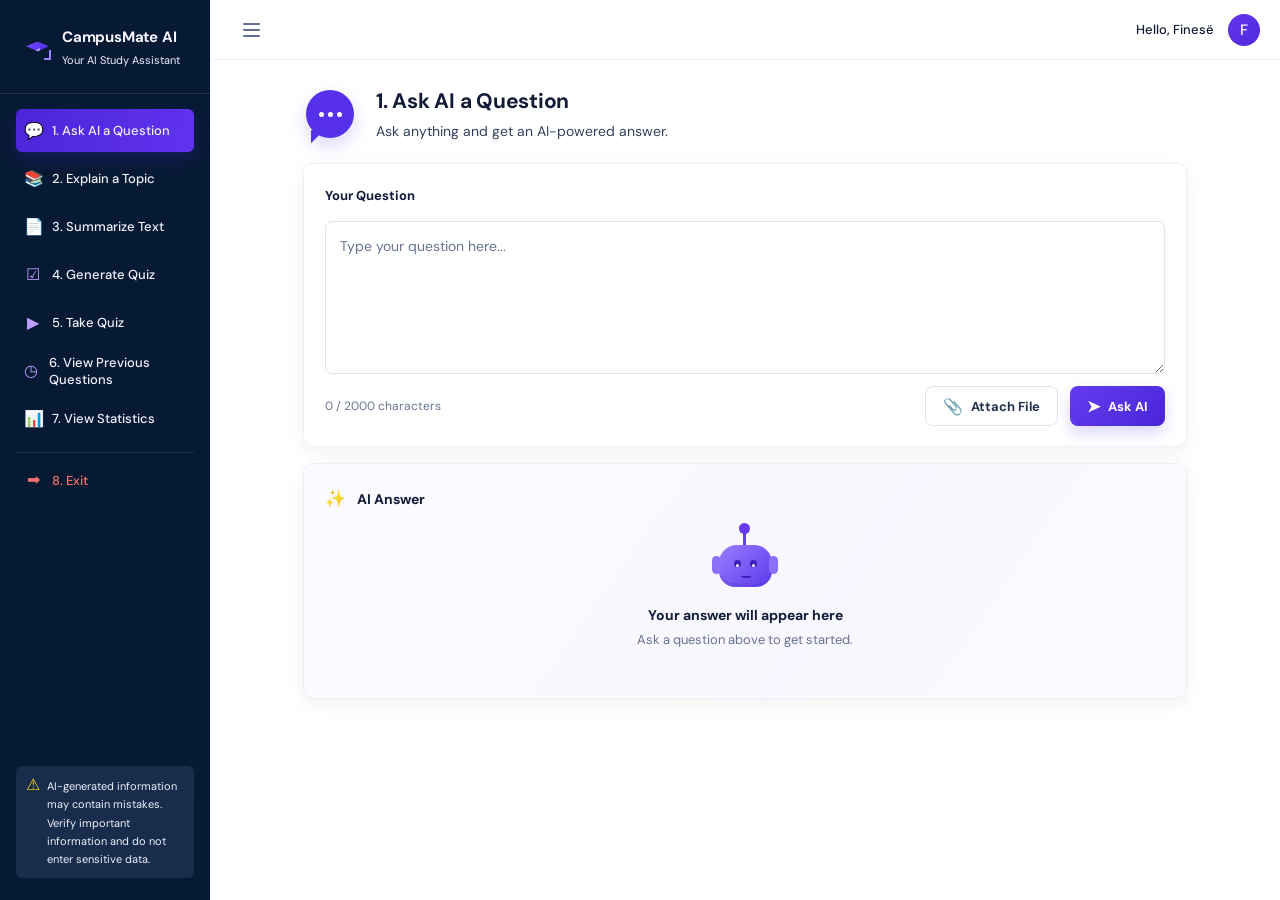
<file: frontend/index.html>
<!DOCTYPE html>
<html lang="en">
<head>
	<meta charset="UTF-8">
	<meta name="viewport" content="width=device-width, initial-scale=1.0">
	<title>Ask AI a Question | CampusMate AI</title>
	<link rel="preconnect" href="https://fonts.googleapis.com">
	<link rel="preconnect" href="https://fonts.gstatic.com" crossorigin>
	<link href="https://fonts.googleapis.com/css2?family=DM+Sans:wght@400;500;600;700&display=swap" rel="stylesheet">
	<link rel="stylesheet" href="css/style.css">
	<link rel="stylesheet" href="css/sidebar.css">
	<link rel="stylesheet" href="css/components.css">
	<link rel="stylesheet" href="css/responsive.css">
</head>
<body>
	<div class="app-shell">
		<aside class="sidebar" id="sidebar" aria-label="Primary navigation">
			<div class="brand">
				<div class="brand-mark" aria-hidden="true"><span class="brand-cap"></span><span class="brand-tassel"></span></div>
				<div><strong>CampusMate AI</strong><span>Your AI Study Assistant</span></div>
			</div>
			<nav class="sidebar-nav">
				<a class="nav-item active" href="/" aria-current="page"><span class="nav-icon" aria-hidden="true">&#128172;</span><span>1. Ask AI a Question</span></a>
				<a class="nav-item" href="pages/explain.html"><span class="nav-icon" aria-hidden="true">&#128218;</span><span>2. Explain a Topic</span></a>
				<a class="nav-item" href="pages/summarize.html"><span class="nav-icon" aria-hidden="true">&#128196;</span><span>3. Summarize Text</span></a>
				<a class="nav-item" href="pages/generate-quiz.html"><span class="nav-icon" aria-hidden="true">&#9745;</span><span>4. Generate Quiz</span></a>
				<a class="nav-item" href="pages/take-quiz.html"><span class="nav-icon" aria-hidden="true">&#9654;</span><span>5. Take Quiz</span></a>
				<a class="nav-item" href="pages/history.html"><span class="nav-icon" aria-hidden="true">&#9719;</span><span>6. View Previous Questions</span></a>
				<a class="nav-item" href="pages/statistics.html"><span class="nav-icon" aria-hidden="true">&#128202;</span><span>7. View Statistics</span></a>
				<a class="nav-item exit-item" href="#"><span class="nav-icon" aria-hidden="true">&#10145;</span><span>8. Exit</span></a>
			</nav>
			<div class="sidebar-notice"><span class="notice-icon" aria-hidden="true">&#9888;</span><p>AI-generated information may contain mistakes. Verify important information and do not enter sensitive data.</p></div>
		</aside>

		<div class="main-shell">
			<header class="topbar">
				<button class="menu-button" id="menu-toggle" type="button" aria-label="Toggle navigation" aria-controls="sidebar" aria-expanded="true"><span></span><span></span><span></span></button>
				<div class="user-area"><span>Hello, Finesë</span><span class="avatar" aria-label="Finesë">F</span></div>
			</header>

			<main class="content">
				<section class="page-intro" aria-labelledby="page-title">
					<div class="intro-icon" aria-hidden="true"><span></span><span></span><span></span></div>
					<div><h1 id="page-title">1. Ask AI a Question</h1><p>Ask anything and get an AI-powered answer.</p></div>
				</section>

				<section class="question-card card" aria-labelledby="question-label">
					<label id="question-label" for="question-input">Your Question</label>
					<textarea id="question-input" maxlength="2000" placeholder="Type your question here..."></textarea>
					<div class="question-actions">
						<span class="character-count" id="character-count">0 / 2000 characters</span>
						<div class="action-buttons">
							<input class="visually-hidden" id="file-input" type="file" aria-label="Attach a file">
							<button class="button button-secondary" id="attach-button" type="button"><span aria-hidden="true">&#128206;</span>Attach File</button>
							<button class="button button-primary" id="ask-button" type="button"><span aria-hidden="true">&#10148;</span>Ask AI</button>
						</div>
					</div>
				</section>

				<section class="answer-card card" aria-labelledby="answer-title">
					<h2 id="answer-title"><span aria-hidden="true">&#10024;</span> AI Answer</h2>
					<div class="empty-answer">
						<div class="robot" aria-hidden="true"><span class="antenna"></span><span class="robot-face"><i></i><i></i><b></b></span><span class="ear left"></span><span class="ear right"></span></div>
						<h3>Your answer will appear here</h3>
						<p>Ask a question above to get started.</p>
					</div>
				</section>
			</main>
		</div>
	</div>
	<div class="mobile-overlay" id="mobile-overlay"></div>
	<script src="js/main.js"></script>
</body>
</html>
</file>
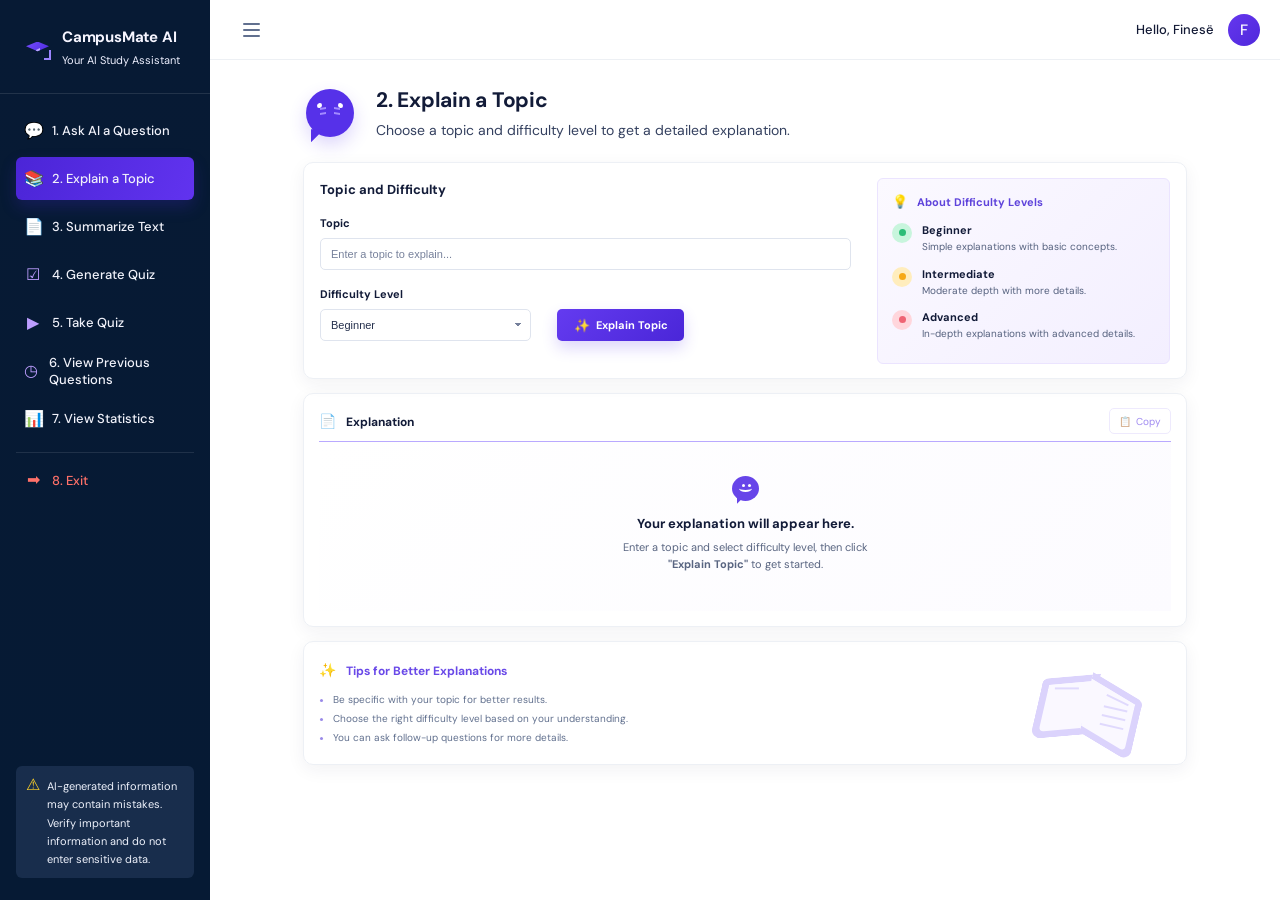
<file: frontend/pages/explain.html>
<!DOCTYPE html>
<html lang="en">
<head>
	<meta charset="UTF-8">
	<meta name="viewport" content="width=device-width, initial-scale=1.0">
	<title>Explain a Topic | CampusMate AI</title>
	<link rel="preconnect" href="https://fonts.googleapis.com">
	<link rel="preconnect" href="https://fonts.gstatic.com" crossorigin>
	<link href="https://fonts.googleapis.com/css2?family=DM+Sans:wght@400;500;600;700&display=swap" rel="stylesheet">
	<link rel="stylesheet" href="../css/style.css">
	<link rel="stylesheet" href="../css/sidebar.css">
	<link rel="stylesheet" href="../css/components.css">
	<link rel="stylesheet" href="../css/responsive.css">
</head>
<body class="explain-page">
	<div class="app-shell">
		<aside class="sidebar" id="sidebar" aria-label="Primary navigation">
			<div class="brand">
				<div class="brand-mark" aria-hidden="true"><span class="brand-cap"></span><span class="brand-tassel"></span></div>
				<div><strong>CampusMate AI</strong><span>Your AI Study Assistant</span></div>
			</div>
			<nav class="sidebar-nav">
				<a class="nav-item" href="/"><span class="nav-icon" aria-hidden="true">&#128172;</span><span>1. Ask AI a Question</span></a>
				<a class="nav-item active" href="explain.html" aria-current="page"><span class="nav-icon" aria-hidden="true">&#128218;</span><span>2. Explain a Topic</span></a>
				<a class="nav-item" href="summarize.html"><span class="nav-icon" aria-hidden="true">&#128196;</span><span>3. Summarize Text</span></a>
				<a class="nav-item" href="generate-quiz.html"><span class="nav-icon" aria-hidden="true">&#9745;</span><span>4. Generate Quiz</span></a>
				<a class="nav-item" href="take-quiz.html"><span class="nav-icon" aria-hidden="true">&#9654;</span><span>5. Take Quiz</span></a>
				<a class="nav-item" href="history.html"><span class="nav-icon" aria-hidden="true">&#9719;</span><span>6. View Previous Questions</span></a>
				<a class="nav-item" href="statistics.html"><span class="nav-icon" aria-hidden="true">&#128202;</span><span>7. View Statistics</span></a>
				<a class="nav-item exit-item" href="#"><span class="nav-icon" aria-hidden="true">&#10145;</span><span>8. Exit</span></a>
			</nav>
			<div class="sidebar-notice"><span class="notice-icon" aria-hidden="true">&#9888;</span><p>AI-generated information may contain mistakes. Verify important information and do not enter sensitive data.</p></div>
		</aside>

		<div class="main-shell">
			<header class="topbar">
				<button class="menu-button" id="menu-toggle" type="button" aria-label="Toggle navigation" aria-controls="sidebar" aria-expanded="true"><span></span><span></span><span></span></button>
				<div class="user-area"><span>Hello, Finesë</span><span class="avatar" aria-label="Finesë">F</span></div>
			</header>

			<main class="content explain-content">
				<section class="page-intro" aria-labelledby="page-title">
					<div class="intro-icon explain-intro-icon" aria-hidden="true"><span class="book-left"></span><span class="book-right"></span></div>
					<div><h1 id="page-title">2. Explain a Topic</h1><p>Choose a topic and difficulty level to get a detailed explanation.</p></div>
				</section>

				<section class="topic-card card" aria-labelledby="topic-card-title">
					<div class="topic-form">
						<h2 id="topic-card-title">Topic and Difficulty</h2>
						<div class="form-field topic-field">
							<label for="topic-input">Topic</label>
							<input id="topic-input" type="text" placeholder="Enter a topic to explain..." autocomplete="off">
						</div>
						<div class="form-row">
							<div class="form-field difficulty-field">
								<label for="difficulty-select">Difficulty Level</label>
								<select id="difficulty-select">
									<option value="Beginner" selected>Beginner</option>
									<option value="Intermediate">Intermediate</option>
									<option value="Advanced">Advanced</option>
								</select>
							</div>
							<button class="button button-primary explain-button" id="explain-button" type="button"><span aria-hidden="true">&#10024;</span>Explain Topic</button>
						</div>
						<p class="form-message" id="form-message" role="alert" aria-live="polite"></p>
					</div>

					<aside class="difficulty-panel" aria-labelledby="difficulty-title">
						<h3 id="difficulty-title"><span aria-hidden="true">&#128161;</span> About Difficulty Levels</h3>
						<div class="difficulty-level beginner-level"><span class="level-dot" aria-hidden="true"></span><div><strong>Beginner</strong><p>Simple explanations with basic concepts.</p></div></div>
						<div class="difficulty-level intermediate-level"><span class="level-dot" aria-hidden="true"></span><div><strong>Intermediate</strong><p>Moderate depth with more details.</p></div></div>
						<div class="difficulty-level advanced-level"><span class="level-dot" aria-hidden="true"></span><div><strong>Advanced</strong><p>In-depth explanations with advanced details.</p></div></div>
					</aside>
				</section>

				<section class="explanation-card card" aria-labelledby="explanation-title">
					<div class="section-heading">
						<h2 id="explanation-title"><span aria-hidden="true">&#128196;</span> Explanation</h2>
						<button class="copy-button" id="copy-button" type="button" disabled><span aria-hidden="true">&#128203;</span>Copy</button>
					</div>
					<div class="section-divider"></div>
					<div class="explanation-empty" id="explanation-content">
						<div class="explanation-icon" aria-hidden="true"><span></span><i></i></div>
						<h3>Your explanation will appear here.</h3>
						<p>Enter a topic and select difficulty level, then click<br><strong>"Explain Topic"</strong> to get started.</p>
					</div>
				</section>

				<section class="tips-card card" aria-labelledby="tips-title">
					<div class="tips-copy">
						<h2 id="tips-title"><span aria-hidden="true">&#10024;</span> Tips for Better Explanations</h2>
						<ul>
							<li>Be specific with your topic for better results.</li>
							<li>Choose the right difficulty level based on your understanding.</li>
							<li>You can ask follow-up questions for more details.</li>
						</ul>
					</div>
					<div class="open-book" aria-hidden="true"><span></span><span></span><i></i><i></i><i></i></div>
				</section>
			</main>
		</div>
	</div>
	<div class="mobile-overlay" id="mobile-overlay"></div>
	<script src="../js/main.js"></script>
	<script src="../js/explain.js"></script>
</body>
</html>
</file>
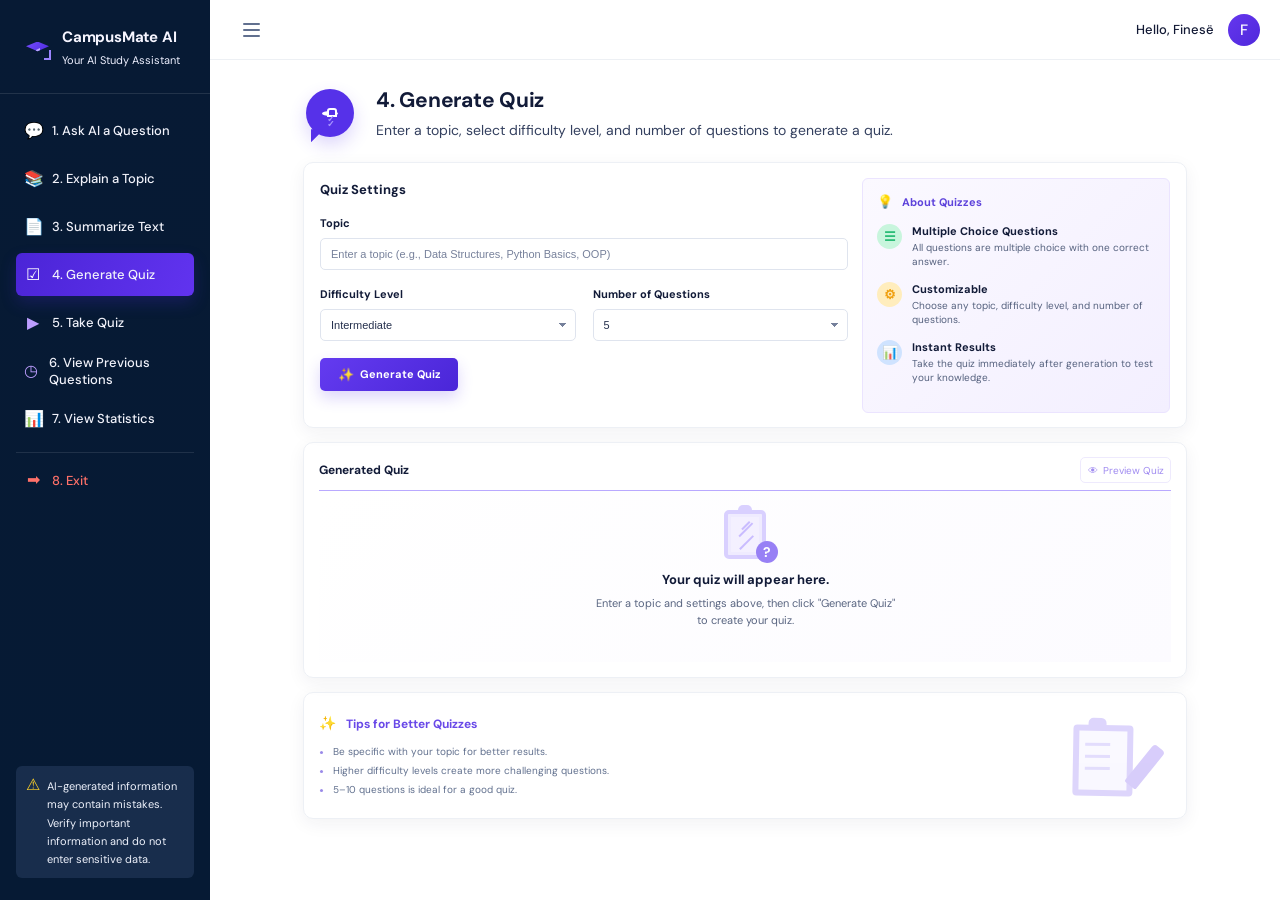
<file: frontend/pages/generate-quiz.html>
<!DOCTYPE html>
<html lang="en">
<head>
	<meta charset="UTF-8">
	<meta name="viewport" content="width=device-width, initial-scale=1.0">
	<title>Generate Quiz | CampusMate AI</title>
	<link rel="preconnect" href="https://fonts.googleapis.com">
	<link rel="preconnect" href="https://fonts.gstatic.com" crossorigin>
	<link href="https://fonts.googleapis.com/css2?family=DM+Sans:wght@400;500;600;700&display=swap" rel="stylesheet">
	<link rel="stylesheet" href="../css/style.css">
	<link rel="stylesheet" href="../css/sidebar.css">
	<link rel="stylesheet" href="../css/components.css">
	<link rel="stylesheet" href="../css/responsive.css">
</head>
<body class="generate-quiz-page">
	<div class="app-shell">
		<aside class="sidebar" id="sidebar" aria-label="Primary navigation">
			<div class="brand">
				<div class="brand-mark" aria-hidden="true"><span class="brand-cap"></span><span class="brand-tassel"></span></div>
				<div><strong>CampusMate AI</strong><span>Your AI Study Assistant</span></div>
			</div>
			<nav class="sidebar-nav">
				<a class="nav-item" href="/"><span class="nav-icon" aria-hidden="true">&#128172;</span><span>1. Ask AI a Question</span></a>
				<a class="nav-item" href="explain.html"><span class="nav-icon" aria-hidden="true">&#128218;</span><span>2. Explain a Topic</span></a>
				<a class="nav-item" href="summarize.html"><span class="nav-icon" aria-hidden="true">&#128196;</span><span>3. Summarize Text</span></a>
				<a class="nav-item active" href="generate-quiz.html" aria-current="page"><span class="nav-icon" aria-hidden="true">&#9745;</span><span>4. Generate Quiz</span></a>
				<a class="nav-item" href="take-quiz.html"><span class="nav-icon" aria-hidden="true">&#9654;</span><span>5. Take Quiz</span></a>
				<a class="nav-item" href="history.html"><span class="nav-icon" aria-hidden="true">&#9719;</span><span>6. View Previous Questions</span></a>
				<a class="nav-item" href="statistics.html"><span class="nav-icon" aria-hidden="true">&#128202;</span><span>7. View Statistics</span></a>
				<a class="nav-item exit-item" href="#"><span class="nav-icon" aria-hidden="true">&#10145;</span><span>8. Exit</span></a>
			</nav>
			<div class="sidebar-notice"><span class="notice-icon" aria-hidden="true">&#9888;</span><p>AI-generated information may contain mistakes. Verify important information and do not enter sensitive data.</p></div>
		</aside>

		<div class="main-shell">
			<header class="topbar">
				<button class="menu-button" id="menu-toggle" type="button" aria-label="Toggle navigation" aria-controls="sidebar" aria-expanded="true"><span></span><span></span><span></span></button>
				<div class="user-area"><span>Hello, Finesë</span><span class="avatar" aria-label="Finesë">F</span></div>
			</header>

			<main class="content quiz-content">
				<section class="page-intro" aria-labelledby="page-title">
					<div class="intro-icon quiz-intro-icon" aria-hidden="true"><span class="clipboard-mark"></span></div>
					<div><h1 id="page-title">4. Generate Quiz</h1><p>Enter a topic, select difficulty level, and number of questions to generate a quiz.</p></div>
				</section>

				<section class="quiz-settings-card card" aria-labelledby="quiz-settings-title">
					<div class="quiz-settings-form">
						<h2 id="quiz-settings-title">Quiz Settings</h2>
						<div class="quiz-topic-field">
							<label for="quiz-topic">Topic</label>
							<input id="quiz-topic" type="text" placeholder="Enter a topic (e.g., Data Structures, Python Basics, OOP)" autocomplete="off">
						</div>
						<div class="quiz-control-row">
							<div class="quiz-control-field">
								<label for="quiz-difficulty">Difficulty Level</label>
								<select id="quiz-difficulty">
									<option value="Beginner">Beginner</option>
									<option value="Intermediate" selected>Intermediate</option>
									<option value="Advanced">Advanced</option>
								</select>
							</div>
							<div class="quiz-control-field">
								<label for="question-count">Number of Questions</label>
								<select id="question-count">
									<option value="3">3</option>
									<option value="5" selected>5</option>
									<option value="7">7</option>
									<option value="10">10</option>
								</select>
							</div>
						</div>
						<button class="button button-primary generate-quiz-button" id="generate-quiz-button" type="button"><span aria-hidden="true">&#10024;</span>Generate Quiz</button>
						<p class="quiz-form-message" id="quiz-form-message" role="alert" aria-live="polite"></p>
					</div>

					<aside class="quiz-about-panel" aria-labelledby="about-quizzes-title">
						<h3 id="about-quizzes-title"><span aria-hidden="true">&#128161;</span> About Quizzes</h3>
						<div class="quiz-about-item multiple-choice-item"><span class="quiz-about-dot" aria-hidden="true">&#9776;</span><div><strong>Multiple Choice Questions</strong><p>All questions are multiple choice with one correct answer.</p></div></div>
						<div class="quiz-about-item customizable-item"><span class="quiz-about-dot" aria-hidden="true">&#9881;</span><div><strong>Customizable</strong><p>Choose any topic, difficulty level, and number of questions.</p></div></div>
						<div class="quiz-about-item instant-results-item"><span class="quiz-about-dot" aria-hidden="true">&#128202;</span><div><strong>Instant Results</strong><p>Take the quiz immediately after generation to test your knowledge.</p></div></div>
					</aside>
				</section>

				<section class="generated-quiz-card card" aria-labelledby="generated-quiz-title">
					<div class="section-heading">
						<h2 id="generated-quiz-title">Generated Quiz</h2>
						<button class="copy-button preview-quiz-button" id="preview-quiz-button" type="button" disabled><span aria-hidden="true">&#128065;</span>Preview Quiz</button>
					</div>
					<div class="section-divider"></div>
					<div class="quiz-empty" id="quiz-content">
						<div class="quiz-empty-icon" aria-hidden="true"><span></span><i>?</i></div>
						<h3>Your quiz will appear here.</h3>
						<p>Enter a topic and settings above, then click "Generate Quiz"<br>to create your quiz.</p>
					</div>
				</section>

				<section class="quiz-tips-card card" aria-labelledby="quiz-tips-title">
					<div class="quiz-tips-copy">
						<h2 id="quiz-tips-title"><span aria-hidden="true">&#10024;</span> Tips for Better Quizzes</h2>
						<ul>
							<li>Be specific with your topic for better results.</li>
							<li>Higher difficulty levels create more challenging questions.</li>
							<li>5–10 questions is ideal for a good quiz.</li>
						</ul>
					</div>
					<div class="quiz-clipboard-art" aria-hidden="true"><span></span><span></span><span></span><i></i></div>
				</section>
			</main>
		</div>
	</div>
	<div class="mobile-overlay" id="mobile-overlay"></div>
	<script src="../js/main.js"></script>
	<script src="../js/generate-quiz.js"></script>
</body>
</html>
</file>
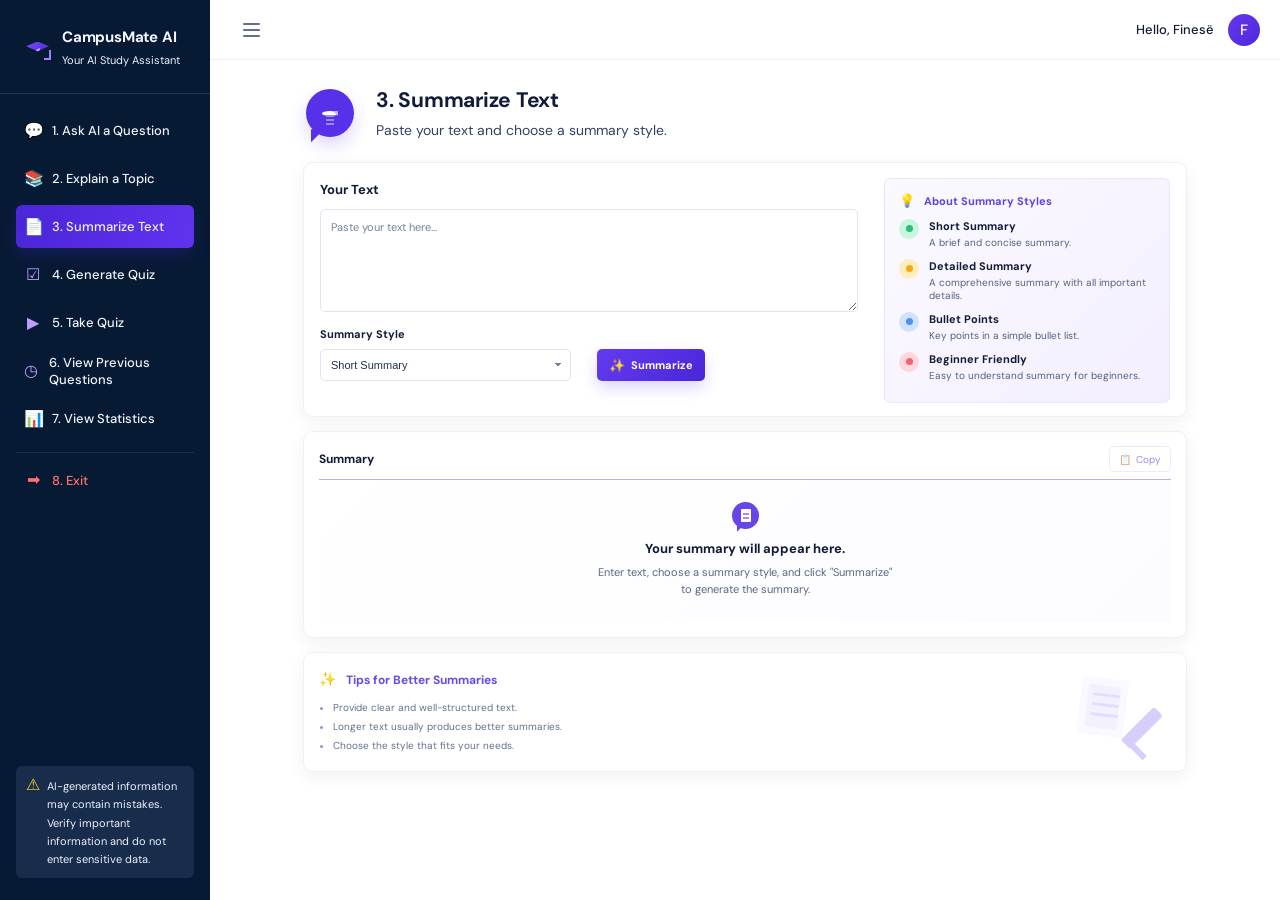
<file: frontend/pages/summarize.html>
<!DOCTYPE html>
<html lang="en">
<head>
	<meta charset="UTF-8">
	<meta name="viewport" content="width=device-width, initial-scale=1.0">
	<title>Summarize Text | CampusMate AI</title>
	<link rel="preconnect" href="https://fonts.googleapis.com">
	<link rel="preconnect" href="https://fonts.gstatic.com" crossorigin>
	<link href="https://fonts.googleapis.com/css2?family=DM+Sans:wght@400;500;600;700&display=swap" rel="stylesheet">
	<link rel="stylesheet" href="../css/style.css">
	<link rel="stylesheet" href="../css/sidebar.css">
	<link rel="stylesheet" href="../css/components.css">
	<link rel="stylesheet" href="../css/responsive.css">
</head>
<body class="summarize-page">
	<div class="app-shell">
		<aside class="sidebar" id="sidebar" aria-label="Primary navigation">
			<div class="brand">
				<div class="brand-mark" aria-hidden="true"><span class="brand-cap"></span><span class="brand-tassel"></span></div>
				<div><strong>CampusMate AI</strong><span>Your AI Study Assistant</span></div>
			</div>
			<nav class="sidebar-nav">
				<a class="nav-item" href="/"><span class="nav-icon" aria-hidden="true">&#128172;</span><span>1. Ask AI a Question</span></a>
				<a class="nav-item" href="explain.html"><span class="nav-icon" aria-hidden="true">&#128218;</span><span>2. Explain a Topic</span></a>
				<a class="nav-item active" href="summarize.html" aria-current="page"><span class="nav-icon" aria-hidden="true">&#128196;</span><span>3. Summarize Text</span></a>
				<a class="nav-item" href="generate-quiz.html"><span class="nav-icon" aria-hidden="true">&#9745;</span><span>4. Generate Quiz</span></a>
				<a class="nav-item" href="take-quiz.html"><span class="nav-icon" aria-hidden="true">&#9654;</span><span>5. Take Quiz</span></a>
				<a class="nav-item" href="history.html"><span class="nav-icon" aria-hidden="true">&#9719;</span><span>6. View Previous Questions</span></a>
				<a class="nav-item" href="statistics.html"><span class="nav-icon" aria-hidden="true">&#128202;</span><span>7. View Statistics</span></a>
				<a class="nav-item exit-item" href="#"><span class="nav-icon" aria-hidden="true">&#10145;</span><span>8. Exit</span></a>
			</nav>
			<div class="sidebar-notice"><span class="notice-icon" aria-hidden="true">&#9888;</span><p>AI-generated information may contain mistakes. Verify important information and do not enter sensitive data.</p></div>
		</aside>

		<div class="main-shell">
			<header class="topbar">
				<button class="menu-button" id="menu-toggle" type="button" aria-label="Toggle navigation" aria-controls="sidebar" aria-expanded="true"><span></span><span></span><span></span></button>
				<div class="user-area"><span>Hello, Finesë</span><span class="avatar" aria-label="Finesë">F</span></div>
			</header>

			<main class="content summarize-content">
				<section class="page-intro" aria-labelledby="page-title">
					<div class="intro-icon summarize-intro-icon" aria-hidden="true"><span class="document-page"></span></div>
					<div><h1 id="page-title">3. Summarize Text</h1><p>Paste your text and choose a summary style.</p></div>
				</section>

				<section class="summary-input-card card" aria-labelledby="text-card-title">
					<div class="summary-form">
						<h2 id="text-card-title">Your Text</h2>
						<div class="summary-text-field">
							<label class="visually-hidden" for="summary-input">Your Text</label>
							<textarea id="summary-input" placeholder="Paste your text here..."></textarea>
						</div>
						<div class="summary-form-row">
							<div class="summary-style-field">
								<label for="summary-style">Summary Style</label>
								<select id="summary-style">
									<option value="Short Summary" selected>Short Summary</option>
									<option value="Detailed Summary">Detailed Summary</option>
									<option value="Bullet Points">Bullet Points</option>
									<option value="Beginner Friendly">Beginner Friendly</option>
								</select>
							</div>
							<button class="button button-primary summarize-button" id="summarize-button" type="button"><span aria-hidden="true">&#10024;</span>Summarize</button>
						</div>
						<p class="summary-form-message" id="summary-form-message" role="alert" aria-live="polite"></p>
					</div>

					<aside class="summary-style-panel" aria-labelledby="summary-style-title">
						<h3 id="summary-style-title"><span aria-hidden="true">&#128161;</span> About Summary Styles</h3>
						<div class="summary-style-level short-style"><span class="summary-dot" aria-hidden="true"></span><div><strong>Short Summary</strong><p>A brief and concise summary.</p></div></div>
						<div class="summary-style-level detailed-style"><span class="summary-dot" aria-hidden="true"></span><div><strong>Detailed Summary</strong><p>A comprehensive summary with all important details.</p></div></div>
						<div class="summary-style-level bullet-style"><span class="summary-dot" aria-hidden="true"></span><div><strong>Bullet Points</strong><p>Key points in a simple bullet list.</p></div></div>
						<div class="summary-style-level beginner-style"><span class="summary-dot" aria-hidden="true"></span><div><strong>Beginner Friendly</strong><p>Easy to understand summary for beginners.</p></div></div>
					</aside>
				</section>

				<section class="summary-result-card card" aria-labelledby="summary-title">
					<div class="section-heading">
						<h2 id="summary-title">Summary</h2>
						<button class="copy-button" id="summary-copy-button" type="button" disabled><span aria-hidden="true">&#128203;</span>Copy</button>
					</div>
					<div class="section-divider"></div>
					<div class="summary-empty" id="summary-content">
						<div class="summary-empty-icon" aria-hidden="true"><span></span><i></i></div>
						<h3>Your summary will appear here.</h3>
						<p>Enter text, choose a summary style, and click "Summarize"<br>to generate the summary.</p>
					</div>
				</section>

				<section class="summary-tips-card card" aria-labelledby="summary-tips-title">
					<div class="summary-tips-copy">
						<h2 id="summary-tips-title"><span aria-hidden="true">&#10024;</span> Tips for Better Summaries</h2>
						<ul>
							<li>Provide clear and well-structured text.</li>
							<li>Longer text usually produces better summaries.</li>
							<li>Choose the style that fits your needs.</li>
						</ul>
					</div>
					<div class="summary-document-art" aria-hidden="true"><span></span><span></span><span></span><i></i></div>
				</section>
			</main>
		</div>
	</div>
	<div class="mobile-overlay" id="mobile-overlay"></div>
	<script src="../js/main.js"></script>
	<script src="../js/summarize.js"></script>
</body>
</html>
</file>
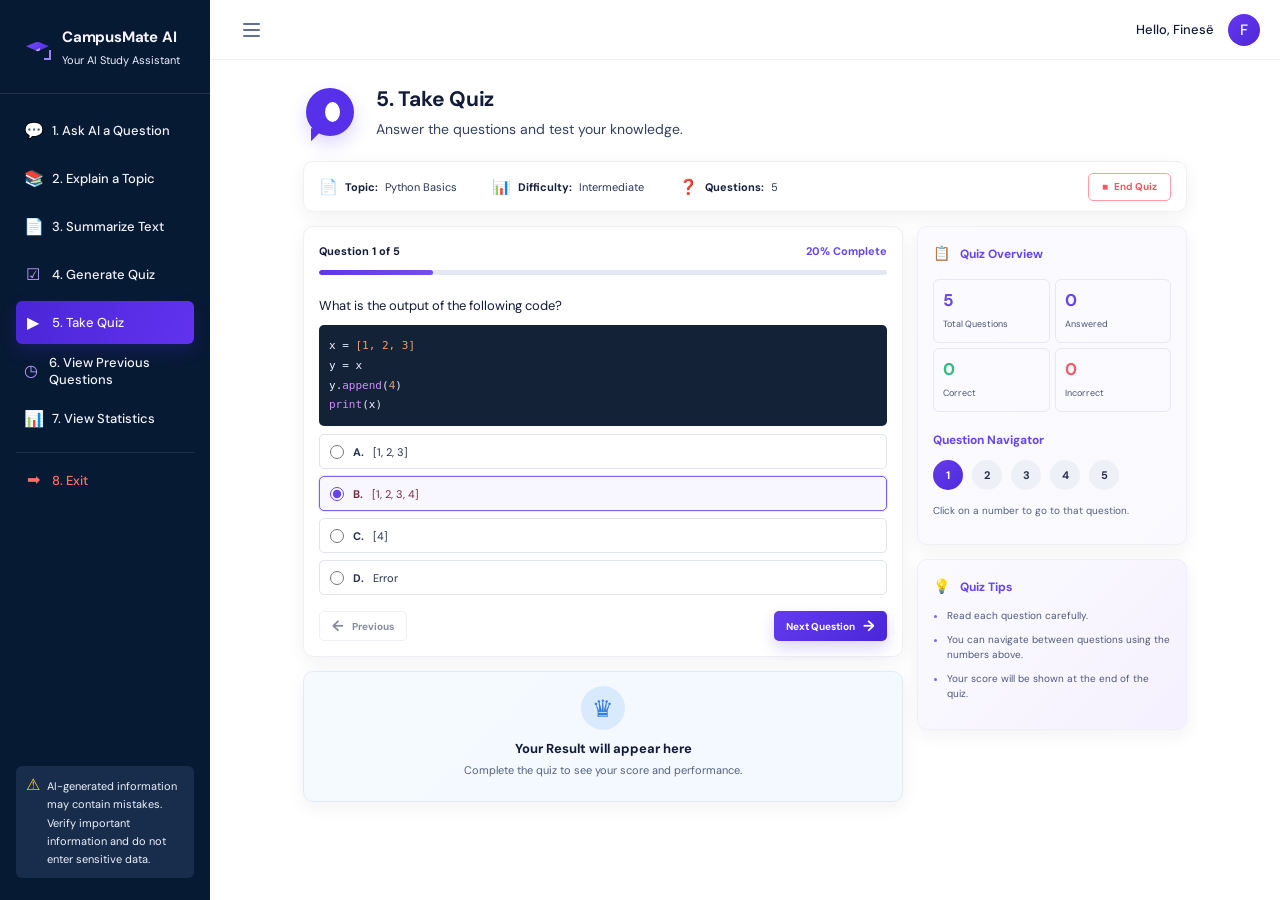
<file: frontend/pages/take-quiz.html>
<!DOCTYPE html>
<html lang="en">
<head>
	<meta charset="UTF-8">
	<meta name="viewport" content="width=device-width, initial-scale=1.0">
	<title>Take Quiz | CampusMate AI</title>
	<link rel="preconnect" href="https://fonts.googleapis.com">
	<link rel="preconnect" href="https://fonts.gstatic.com" crossorigin>
	<link href="https://fonts.googleapis.com/css2?family=DM+Sans:wght@400;500;600;700&family=JetBrains+Mono:wght@400;500&display=swap" rel="stylesheet">
	<link rel="stylesheet" href="../css/style.css">
	<link rel="stylesheet" href="../css/sidebar.css">
	<link rel="stylesheet" href="../css/components.css">
	<link rel="stylesheet" href="../css/responsive.css">
</head>
<body class="take-quiz-page">
	<div class="app-shell">
		<aside class="sidebar" id="sidebar" aria-label="Primary navigation">
			<div class="brand">
				<div class="brand-mark" aria-hidden="true"><span class="brand-cap"></span><span class="brand-tassel"></span></div>
				<div><strong>CampusMate AI</strong><span>Your AI Study Assistant</span></div>
			</div>
			<nav class="sidebar-nav">
				<a class="nav-item" href="/"><span class="nav-icon" aria-hidden="true">&#128172;</span><span>1. Ask AI a Question</span></a>
				<a class="nav-item" href="explain.html"><span class="nav-icon" aria-hidden="true">&#128218;</span><span>2. Explain a Topic</span></a>
				<a class="nav-item" href="summarize.html"><span class="nav-icon" aria-hidden="true">&#128196;</span><span>3. Summarize Text</span></a>
				<a class="nav-item" href="generate-quiz.html"><span class="nav-icon" aria-hidden="true">&#9745;</span><span>4. Generate Quiz</span></a>
				<a class="nav-item active" href="take-quiz.html" aria-current="page"><span class="nav-icon" aria-hidden="true">&#9654;</span><span>5. Take Quiz</span></a>
				<a class="nav-item" href="history.html"><span class="nav-icon" aria-hidden="true">&#9719;</span><span>6. View Previous Questions</span></a>
				<a class="nav-item" href="statistics.html"><span class="nav-icon" aria-hidden="true">&#128202;</span><span>7. View Statistics</span></a>
				<a class="nav-item exit-item" href="#"><span class="nav-icon" aria-hidden="true">&#10145;</span><span>8. Exit</span></a>
			</nav>
			<div class="sidebar-notice"><span class="notice-icon" aria-hidden="true">&#9888;</span><p>AI-generated information may contain mistakes. Verify important information and do not enter sensitive data.</p></div>
		</aside>

		<div class="main-shell">
			<header class="topbar">
				<button class="menu-button" id="menu-toggle" type="button" aria-label="Toggle navigation" aria-controls="sidebar" aria-expanded="true"><span></span><span></span><span></span></button>
				<div class="user-area"><span>Hello, Finesë</span><span class="avatar" aria-label="Finesë">F</span></div>
			</header>

			<main class="content take-content">
				<section class="page-intro" aria-labelledby="page-title">
					<div class="intro-icon take-intro-icon" aria-hidden="true"><span class="play-mark"></span></div>
					<div><h1 id="page-title">5. Take Quiz</h1><p>Answer the questions and test your knowledge.</p></div>
				</section>

				<section class="quiz-info-bar card" aria-label="Quiz information">
					<div class="quiz-info-item"><span class="info-icon" aria-hidden="true">&#128196;</span><strong>Topic:</strong><span data-quiz-topic>Python Basics</span></div>
					<div class="quiz-info-item"><span class="info-icon" aria-hidden="true">&#128202;</span><strong>Difficulty:</strong><span data-quiz-difficulty>Intermediate</span></div>
					<div class="quiz-info-item"><span class="info-icon" aria-hidden="true">&#10067;</span><strong>Questions:</strong><span data-quiz-total>5</span></div>
					<button class="danger-button" id="end-quiz-button" type="button"><span aria-hidden="true">&#9632;</span>End Quiz</button>
				</section>

				<div class="quiz-main-layout">
					<div class="quiz-primary-column">
						<section class="question-card-new card" aria-labelledby="question-heading">
							<div class="question-progress-header"><strong id="question-heading">Question <span id="current-question-number">1</span> of <span id="total-question-number">5</span></strong><strong class="progress-label" id="progress-label">20% Complete</strong></div>
							<div class="progress-track"><span id="progress-bar"></span></div>
							<div class="question-content" data-question-index="0">
								<p class="question-text">What is the output of the following code?</p>
								<pre class="code-block"><code><span class="code-variable">x</span> = <span class="code-number">[1, 2, 3]</span>
<span class="code-variable">y</span> = <span class="code-variable">x</span>
<span class="code-variable">y</span>.<span class="code-method">append</span>(<span class="code-number">4</span>)
<span class="code-function">print</span>(<span class="code-variable">x</span>)</code></pre>
								<fieldset class="answer-options" aria-label="Answer options">
									<label class="answer-option"><input type="radio" name="quiz-answer" value="A"><span class="option-letter">A.</span><span>[1, 2, 3]</span></label>
									<label class="answer-option selected"><input type="radio" name="quiz-answer" value="B" checked><span class="option-letter">B.</span><span>[1, 2, 3, 4]</span></label>
									<label class="answer-option"><input type="radio" name="quiz-answer" value="C"><span class="option-letter">C.</span><span>[4]</span></label>
									<label class="answer-option"><input type="radio" name="quiz-answer" value="D"><span class="option-letter">D.</span><span>Error</span></label>
								</fieldset>
							</div>
							<div class="question-navigation"><button class="button button-secondary previous-button" id="previous-question" type="button" disabled><span aria-hidden="true">&#8592;</span>Previous</button><button class="button button-primary next-button" id="next-question" type="button">Next Question<span aria-hidden="true">&#8594;</span></button></div>
						</section>

						<section class="result-card card" aria-labelledby="result-title">
							<div class="trophy-icon" aria-hidden="true"><span>&#9819;</span></div>
							<h2 id="result-title">Your Result will appear here</h2>
							<p>Complete the quiz to see your score and performance.</p>
						</section>
					</div>

					<aside class="quiz-secondary-column">
						<section class="quiz-overview-card card" aria-labelledby="overview-title">
							<h2 id="overview-title"><span aria-hidden="true">&#128203;</span> Quiz Overview</h2>
							<div class="quiz-stat-grid">
								<div class="quiz-stat"><strong id="stat-total">5</strong><span>Total Questions</span></div>
								<div class="quiz-stat"><strong id="stat-answered">0</strong><span>Answered</span></div>
								<div class="quiz-stat correct-stat"><strong id="stat-correct">0</strong><span>Correct</span></div>
								<div class="quiz-stat incorrect-stat"><strong id="stat-incorrect">0</strong><span>Incorrect</span></div>
							</div>
							<h3 class="navigator-title">Question Navigator</h3>
							<div class="question-navigator" id="question-navigator" aria-label="Question Navigator"><button class="question-number active" type="button" data-question="0">1</button><button class="question-number" type="button" data-question="1">2</button><button class="question-number" type="button" data-question="2">3</button><button class="question-number" type="button" data-question="3">4</button><button class="question-number" type="button" data-question="4">5</button></div>
							<p class="navigator-help">Click on a number to go to that question.</p>
						</section>
						<section class="quiz-tips-side card" aria-labelledby="quiz-tips-title"><h2 id="quiz-tips-title"><span aria-hidden="true">&#128161;</span> Quiz Tips</h2><ul><li>Read each question carefully.</li><li>You can navigate between questions using the numbers above.</li><li>Your score will be shown at the end of the quiz.</li></ul></section>
					</aside>
				</div>

				<div class="quiz-confirmation" id="quiz-confirmation" role="dialog" aria-modal="true" aria-labelledby="confirmation-title" hidden><div class="confirmation-panel"><h2 id="confirmation-title">Are you sure you want to end the quiz?</h2><p>Your progress will remain available for the current session.</p><div><button class="button button-secondary" id="cancel-end-quiz" type="button">Cancel</button><button class="danger-button confirm-danger" id="confirm-end-quiz" type="button">End Quiz</button></div></div></div>
			</main>
		</div>
	</div>
	<div class="mobile-overlay" id="mobile-overlay"></div>
	<script src="../js/main.js"></script>
	<script src="../js/take-quiz.js"></script>
</body>
</html>
</file>
<file: frontend/css/style.css>
.statistics-content { padding-top: 26px; }
.statistics-heading { display: flex; align-items: center; justify-content: space-between; }
.statistics-heading .page-intro { margin-bottom: 23px; }
.statistics-intro-icon { gap: 3px; }
.statistics-intro-icon .bar { width: 4px; height: 18px; background: #fff; border-radius: 3px 3px 1px 1px; }
.statistics-intro-icon .bar-one { height: 12px; margin-top: 6px; }
.statistics-intro-icon .bar-two { height: 20px; }
.statistics-intro-icon .bar-three { height: 15px; margin-top: 5px; }
.date-filter { display: flex; align-items: center; width: 139px; height: 37px; gap: 7px; padding: 0 10px; color: #63708b; border: 1px solid #e3e7ef; border-radius: 6px; background: #fff; }
.date-filter select { width: 100%; height: 100%; padding-right: 15px; appearance: none; color: #26304d; border: 0; outline: 0; background: linear-gradient(45deg, transparent 50%, #75809b 50%) calc(100% - 8px) 15px / 4px 4px no-repeat, linear-gradient(135deg, #75809b 50%, transparent 50%) calc(100% - 4px) 15px / 4px 4px no-repeat; font-size: 10px; }
.stat-card-grid { display: grid; grid-template-columns: repeat(4, 1fr); gap: 14px; }
.stat-card { display: flex; align-items: center; min-height: 133px; gap: 17px; padding: 17px; }
.stat-icon { display: grid; width: 51px; height: 51px; flex: 0 0 51px; place-items: center; border-radius: 50%; font-size: 24px; }
.question-stat-icon { color: #704df0; background: #eeeaff; }.quiz-stat-icon { color: #2bbd77; background: #d9f5e6; }.score-stat-icon { color: #f49b12; background: #fff0d4; font-size: 29px; }.topics-stat-icon { color: #4d91ef; background: #deebff; }
.stat-card h2 { color: #26304d; font-size: 11px; font-weight: 600; white-space: nowrap; }.stat-card strong { display: block; margin-top: 9px; color: #111a37; font-size: 23px; line-height: 1; }.stat-trend { margin-top: 11px; color: #16aa68; font-size: 10px; white-space: nowrap; }.stat-trend span { color: #53617e; }
.statistics-chart-grid { display: grid; grid-template-columns: minmax(0, 1fr) minmax(0, 1fr); gap: 14px; margin-top: 14px; }.large-stat-card { min-height: 347px; padding: 22px 16px; }.large-stat-card > h2 { font-size: 13px; }.donut-layout { display: flex; align-items: center; justify-content: center; gap: 22px; margin-top: 27px; }.donut-wrap { width: 210px; height: 210px; flex: 0 0 210px; }.donut-chart { width: 100%; height: 100%; transform: rotate(-90deg); }.donut-chart circle { fill: none; }.donut-track { stroke: #eef0f4; stroke-width: 27; }.donut-segment { stroke-width: 27; stroke-linecap: butt; stroke-linejoin: round; vector-effect: non-scaling-stroke; }.donut-hole { fill: #fff; }.chart-legend { display: flex; flex-direction: column; gap: 16px; min-width: 153px; }.legend-row { display: grid; grid-template-columns: 10px 1fr auto; align-items: center; gap: 8px; color: #26304d; font-size: 10px; }.legend-row strong { font-size: 10px; }.legend-dot { width: 10px; height: 10px; border-radius: 50%; }
.performance-card { padding-left: 17px; }.performance-layout { display: flex; align-items: center; justify-content: space-around; gap: 15px; margin-top: 25px; }.score-ring-wrap { position: relative; width: 190px; height: 190px; flex: 0 0 190px; }.score-ring { width: 100%; height: 100%; transform: rotate(-90deg); }.score-ring circle { fill: none; stroke-width: 13; }.score-ring-track { stroke: #eef1f4; }.score-ring-progress { stroke: #5934ed; stroke-linecap: round; stroke-dasharray: 78 22; }.score-ring-label { position: absolute; inset: 0; display: flex; align-items: center; justify-content: center; flex-direction: column; }.score-ring-label strong { color: #111a37; font-size: 32px; }.score-ring-label > span { margin-top: 7px; color: #5d6984; font-size: 11px; }
.performance-rows { display: flex; min-width: 190px; flex-direction: column; }.performance-row { display: grid; grid-template-columns: 38px 28px 1fr; align-items: center; min-height: 66px; gap: 9px; border-bottom: 1px solid #ebedf2; }.performance-row:last-child { border-bottom: 0; }.performance-icon { display: grid; width: 38px; height: 38px; place-items: center; border-radius: 50%; font-size: 18px; font-weight: 700; }.performance-row strong { font-size: 20px; }.performance-row > span:last-child { color: #435170; font-size: 9px; line-height: 1.35; }.performance-row.passed .performance-icon { color: #2bbd77; background: #d9f5e6; }.performance-row.passed strong { color: #20ad6d; }.performance-row.average .performance-icon { color: #f49b12; background: #fff0d4; }.performance-row.average strong { color: #f49b12; }.performance-row.failed .performance-icon { color: #ef617b; background: #ffe2e7; }.performance-row.failed strong { color: #ef617b; }
:root {
	--navy: #071b35;
	--navy-deep: #06172d;
	--ink: #121b38;
	--muted: #66718f;
	--purple: #5631e9;
	--purple-light: #f8f6ff;
	--border: #e5e8f0;
	--sidebar-width: 210px;
}

* { box-sizing: border-box; }
html, body { min-height: 100%; }
body { margin: 0; color: var(--ink); background: #fff; font-family: "DM Sans", sans-serif; }
button, textarea { font: inherit; }
button { cursor: pointer; }
.app-shell { display: flex; min-height: 100vh; }
.main-shell { flex: 1; min-width: 0; margin-left: var(--sidebar-width); }
.content { max-width: 944px; margin: 0 auto; padding: 28px 30px 54px; }
.page-intro { display: flex; align-items: center; gap: 22px; margin: 0 0 23px 3px; }
.intro-icon { width: 48px; height: 48px; position: relative; display: flex; align-items: center; justify-content: center; gap: 4px; background: var(--purple); border-radius: 50%; box-shadow: 0 8px 18px rgba(86, 49, 233, .2); }
.intro-icon::after { content: ""; position: absolute; bottom: -5px; left: 5px; width: 13px; height: 13px; background: var(--purple); clip-path: polygon(0 0, 100% 0, 0 100%); }
.intro-icon span { width: 5px; height: 5px; background: white; border-radius: 50%; }
h1, h2, h3, p { margin: 0; }
h1 { font-size: 21px; line-height: 1.25; font-weight: 700; letter-spacing: -.25px; }
.page-intro p { margin-top: 8px; color: #34405f; font-size: 14px; }
.card { border: 1px solid #edf0f5; border-radius: 10px; box-shadow: 0 5px 18px rgba(31, 41, 68, .06); }
.question-card { padding: 23px 21px 20px; }
.question-card > label { display: block; margin-bottom: 17px; font-size: 13px; font-weight: 700; }
.question-card textarea { display: block; width: 100%; height: 153px; padding: 14px; resize: vertical; border: 1px solid #dfe4ee; border-radius: 7px; outline: none; color: var(--ink); font-size: 14px; line-height: 1.5; transition: border-color .2s, box-shadow .2s; }
.question-card textarea::placeholder { color: #687492; opacity: 1; }
.question-card textarea:focus { border-color: #8a72ed; box-shadow: 0 0 0 3px rgba(86, 49, 233, .1); }
.question-actions { display: flex; align-items: center; justify-content: space-between; margin-top: 12px; }
.character-count { color: #687492; font-size: 12px; }
.action-buttons { display: flex; gap: 12px; }
.button { min-height: 40px; padding: 0 17px; border-radius: 8px; font-size: 13px; font-weight: 700; transition: transform .2s, box-shadow .2s, background .2s; }
.button:hover { transform: translateY(-1px); }
.button span { margin-right: 8px; font-size: 16px; vertical-align: -1px; }
.button-secondary { color: #252f4e; background: #fff; border: 1px solid #dfe4ee; }
.button-secondary:hover { box-shadow: 0 4px 12px rgba(31, 41, 68, .08); }
.button-primary { color: #fff; border: 0; background: linear-gradient(135deg, #643bf0, #4a26d8); box-shadow: 0 7px 15px rgba(86, 49, 233, .2); }
.button-primary:hover { box-shadow: 0 9px 18px rgba(86, 49, 233, .32); }
.answer-card { min-height: 236px; margin-top: 16px; padding: 23px 21px; background: linear-gradient(125deg, #fbfaff, #f8f7ff 60%, #fbfaff); }
.answer-card h2 { font-size: 14px; font-weight: 700; }
.answer-card h2 span { margin-right: 8px; color: var(--purple); font-size: 17px; }
.empty-answer { display: flex; flex-direction: column; align-items: center; margin-top: 18px; text-align: center; }
.empty-answer h3 { margin-top: 13px; font-size: 14px; }
.empty-answer p { margin-top: 7px; color: #677290; font-size: 13px; }
.visually-hidden { position: absolute; width: 1px; height: 1px; padding: 0; overflow: hidden; clip: rect(0, 0, 0, 0); white-space: nowrap; border: 0; }

/* Explain page */
.explain-content { padding-top: 27px; }
.explain-intro-icon { gap: 0; }
.book-left, .book-right { position: absolute; top: 14px; width: 13px; height: 20px; background: #fff; }
.book-left { left: 11px; border-radius: 3px 1px 1px 3px; transform: skewY(-8deg); }
.book-right { right: 11px; border-radius: 1px 3px 3px 1px; transform: skewY(8deg); }
.book-left::after, .book-right::after { content: ""; position: absolute; top: 5px; width: 6px; height: 2px; background: #a38bff; box-shadow: 0 5px #a38bff; }
.book-left::after { left: 3px; }.book-right::after { right: 3px; }
.topic-card { display: grid; grid-template-columns: minmax(0, 1fr) 293px; gap: 26px; padding: 15px 16px 14px; }
.topic-form { min-width: 0; padding-top: 3px; }
.topic-form h2, .difficulty-panel h3 { font-size: 13px; font-weight: 700; }
.form-field { display: flex; flex-direction: column; }
.form-field label { margin-bottom: 8px; font-size: 11px; font-weight: 700; }
.topic-field { margin-top: 18px; }
.form-field input, .form-field select { width: 100%; height: 32px; padding: 0 10px; color: #25304d; border: 1px solid #dfe4ee; border-radius: 5px; outline: none; background: #fff; font-size: 11px; }
.form-field input::placeholder { color: #77819b; opacity: 1; }
.form-field input:focus, .form-field select:focus { border-color: #866ded; box-shadow: 0 0 0 3px rgba(86, 49, 233, .09); }
.form-row { display: flex; align-items: flex-end; gap: 26px; margin-top: 17px; }
.difficulty-field { width: 211px; }
.form-field select { appearance: none; padding-right: 28px; background-image: linear-gradient(45deg, transparent 50%, #75809b 50%), linear-gradient(135deg, #75809b 50%, transparent 50%); background-position: calc(100% - 12px) 13px, calc(100% - 8px) 13px; background-size: 4px 4px, 4px 4px; background-repeat: no-repeat; }
.explain-button { min-width: 127px; min-height: 32px; padding: 0 13px; border-radius: 5px; font-size: 11px; }
.explain-button span { margin-right: 6px; font-size: 13px; }
.explain-button:disabled { cursor: wait; opacity: .78; }
.form-message { min-height: 16px; margin-top: 7px; font-size: 11px; }
.form-message.is-error { color: #d3485c; }.form-message.is-info { color: #5d46ca; }
.difficulty-panel { padding: 14px 14px 9px; background: linear-gradient(135deg, #fbf9ff, #f3efff); border: 1px solid #ebe4ff; border-radius: 6px; }
.difficulty-panel h3 { color: #5e43db; font-size: 11px; }
.difficulty-panel h3 span { margin-right: 6px; font-size: 13px; }
.difficulty-level { display: flex; align-items: flex-start; gap: 10px; margin-top: 13px; }
.level-dot { width: 20px; height: 20px; flex: 0 0 20px; border-radius: 50%; }
.level-dot::after { content: ""; display: block; width: 7px; height: 7px; margin: 6px auto; border-radius: 50%; }
.beginner-level .level-dot { background: #c8f5dd; }.beginner-level .level-dot::after { background: #2bbd77; }
.intermediate-level .level-dot { background: #ffedbd; }.intermediate-level .level-dot::after { background: #f6a916; }
.advanced-level .level-dot { background: #ffd6dc; }.advanced-level .level-dot::after { background: #ef6474; }
.difficulty-level strong { display: block; font-size: 11px; }.difficulty-level p { margin-top: 3px; color: #55617e; font-size: 10px; line-height: 1.35; }
.explanation-card { min-height: 234px; margin-top: 14px; padding: 14px 15px 15px; }
.section-heading { display: flex; align-items: center; justify-content: space-between; }
.section-heading h2, .tips-card h2 { font-size: 12px; font-weight: 700; }
.section-heading h2 span, .tips-card h2 span { margin-right: 7px; color: #6745e9; font-size: 14px; }
.copy-button { min-width: 62px; height: 26px; color: #6745e9; border: 1px solid #e4defd; border-radius: 5px; background: #fff; font-size: 10px; }
.copy-button span { margin-right: 5px; }.copy-button:disabled { cursor: default; opacity: .62; }
.section-divider { height: 1px; margin-top: 7px; background: #b9a9ff; }
.explanation-empty { display: flex; flex-direction: column; align-items: center; min-height: 169px; padding-top: 34px; text-align: center; background: linear-gradient(135deg, #fff, #fcfbff); }
.explanation-icon { position: relative; width: 27px; height: 25px; margin-bottom: 14px; border-radius: 50%; background: #6745e9; }
.explanation-icon::before { content: ""; position: absolute; bottom: -3px; left: 5px; width: 8px; height: 8px; background: #6745e9; clip-path: polygon(0 0, 100% 0, 0 100%); }
.explanation-icon span { position: absolute; top: 9px; left: 7px; width: 13px; height: 7px; border-bottom: 2px solid #fff; border-radius: 50%; }
.explanation-icon i { position: absolute; top: 8px; left: 10px; width: 3px; height: 3px; background: #fff; border-radius: 50%; box-shadow: 6px 0 #fff; }
.explanation-empty h3 { font-size: 13px; }.explanation-empty p { margin-top: 7px; color: #596581; font-size: 11px; line-height: 1.55; }
.tips-card { display: flex; align-items: center; justify-content: space-between; min-height: 124px; margin-top: 14px; padding: 18px 20px 17px 15px; overflow: hidden; }
.tips-card h2 { color: #6949e8; }.tips-card ul { margin: 11px 0 0; padding-left: 14px; color: #61708e; font-size: 10px; line-height: 1.9; }.tips-card li::marker { color: #9a8ae8; }
.open-book { position: relative; width: 112px; height: 72px; margin-right: 20px; opacity: .33; transform: rotate(13deg); }
.open-book::before, .open-book::after { content: ""; position: absolute; top: 13px; width: 48px; height: 48px; border: 7px solid #9379f4; background: #eeeaff; }
.open-book::before { left: 5px; border-right: 0; border-radius: 5px 0 3px 12px; transform: skewY(-18deg); }.open-book::after { right: 5px; border-left: 0; border-radius: 0 5px 12px 3px; transform: skewY(18deg); }
.open-book span { position: absolute; z-index: 1; top: 25px; width: 24px; height: 2px; background: #a18df7; }.open-book span:nth-child(1) { left: 18px; transform: rotate(-13deg); }.open-book span:nth-child(2) { right: 18px; transform: rotate(13deg); }
.open-book i { position: absolute; z-index: 1; right: 18px; width: 24px; height: 2px; background: #a18df7; }.open-book i:nth-of-type(1) { top: 34px; }.open-book i:nth-of-type(2) { top: 43px; }.open-book i:nth-of-type(3) { top: 52px; }

/* Summarize page */
.summarize-content { padding-top: 27px; }
.summarize-intro-icon { gap: 0; }
.document-page { position: relative; width: 16px !important; height: 20px; background: #fff; border-radius: 2px; }
.document-page::before { content: ""; position: absolute; top: 4px; left: 4px; width: 8px; height: 2px; background: #9e87ff; box-shadow: 0 4px #9e87ff, 0 8px #9e87ff; }
.document-page::after { content: ""; position: absolute; top: 0; right: 0; border-top: 5px solid #c0b1ff; border-left: 5px solid transparent; }
.summary-input-card { display: grid; grid-template-columns: minmax(0, 1fr) 286px; gap: 26px; padding: 15px 16px 13px; }
.summary-form { min-width: 0; padding-top: 3px; }
.summary-form h2, .summary-style-panel h3 { font-size: 13px; font-weight: 700; }
.summary-text-field { margin-top: 11px; }
.summary-text-field textarea { display: block; width: 100%; height: 103px; padding: 10px; resize: vertical; color: var(--ink); border: 1px solid #dfe4ee; border-radius: 5px; outline: none; font-size: 11px; line-height: 1.45; }
.summary-text-field textarea::placeholder { color: #77819b; opacity: 1; }
.summary-text-field textarea:focus { border-color: #866ded; box-shadow: 0 0 0 3px rgba(86, 49, 233, .09); }
.summary-form-row { display: flex; align-items: flex-end; gap: 26px; margin-top: 15px; }
.summary-style-field { width: 251px; }
.summary-style-field label { display: block; margin-bottom: 8px; font-size: 11px; font-weight: 700; }
.summary-style-field select { width: 100%; height: 32px; padding: 0 10px; appearance: none; color: #25304d; border: 1px solid #dfe4ee; border-radius: 5px; outline: none; background-color: #fff; background-image: linear-gradient(45deg, transparent 50%, #75809b 50%), linear-gradient(135deg, #75809b 50%, transparent 50%); background-position: calc(100% - 12px) 13px, calc(100% - 8px) 13px; background-size: 4px 4px, 4px 4px; background-repeat: no-repeat; font-size: 11px; }
.summary-style-field select:focus { border-color: #866ded; box-shadow: 0 0 0 3px rgba(86, 49, 233, .09); }
.summarize-button { min-width: 106px; min-height: 32px; padding: 0 12px; border-radius: 5px; font-size: 11px; }
.summarize-button span { margin-right: 6px; font-size: 13px; }
.summarize-button:disabled { cursor: wait; opacity: .78; }
.summary-form-message { min-height: 16px; margin-top: 6px; font-size: 11px; }.summary-form-message.is-error { color: #d3485c; }.summary-form-message.is-info { color: #5d46ca; }
.summary-style-panel { padding: 13px 14px 8px; background: linear-gradient(135deg, #fbf9ff, #f3efff); border: 1px solid #ebe4ff; border-radius: 6px; }
.summary-style-panel h3 { color: #5e43db; font-size: 11px; }.summary-style-panel h3 span { margin-right: 6px; font-size: 13px; }
.summary-style-level { display: flex; align-items: flex-start; gap: 10px; margin-top: 10px; }
.summary-dot { width: 20px; height: 20px; flex: 0 0 20px; border-radius: 50%; }.summary-dot::after { content: ""; display: block; width: 7px; height: 7px; margin: 6px auto; border-radius: 50%; }
.short-style .summary-dot { background: #c8f5dd; }.short-style .summary-dot::after { background: #2bbd77; }
.detailed-style .summary-dot { background: #ffedbd; }.detailed-style .summary-dot::after { background: #f6a916; }
.bullet-style .summary-dot { background: #cfe3ff; }.bullet-style .summary-dot::after { background: #4d91ef; }
.beginner-style .summary-dot { background: #ffd6dc; }.beginner-style .summary-dot::after { background: #ef6474; }
.summary-style-level strong { display: block; font-size: 11px; }.summary-style-level p { margin-top: 3px; color: #55617e; font-size: 10px; line-height: 1.3; }
.summary-result-card { min-height: 194px; margin-top: 14px; padding: 14px 15px 15px; }
.summary-empty { display: flex; flex-direction: column; align-items: center; min-height: 142px; padding-top: 22px; text-align: center; background: linear-gradient(135deg, #fff, #fcfbff); }
.summary-empty-icon { position: relative; width: 27px; height: 27px; margin-bottom: 11px; border-radius: 50%; background: #6745e9; }
.summary-empty-icon::before { content: ""; position: absolute; bottom: -3px; left: 5px; width: 8px; height: 8px; background: #6745e9; clip-path: polygon(0 0, 100% 0, 0 100%); }
.summary-empty-icon span { position: absolute; top: 7px; left: 9px; width: 10px; height: 13px; border-radius: 1px; background: #fff; }.summary-empty-icon span::after { content: ""; position: absolute; top: 4px; left: 2px; width: 6px; height: 2px; background: #a38bff; box-shadow: 0 4px #a38bff; }.summary-empty-icon i { display: none; }
.summary-empty h3 { font-size: 13px; }.summary-empty p { margin-top: 7px; color: #596581; font-size: 11px; line-height: 1.55; }
.summary-tips-card { display: flex; align-items: center; justify-content: space-between; min-height: 118px; margin-top: 14px; padding: 17px 18px 16px 15px; overflow: hidden; }
.summary-tips-card h2 { color: #6949e8; font-size: 12px; }.summary-tips-card h2 span { margin-right: 7px; font-size: 14px; }.summary-tips-card ul { margin: 10px 0 0; padding-left: 14px; color: #61708e; font-size: 10px; line-height: 1.9; }.summary-tips-card li::marker { color: #9a8ae8; }
.summary-document-art { position: relative; width: 91px; height: 76px; margin-right: 15px; opacity: .31; transform: rotate(7deg); }
.summary-document-art::before { content: ""; position: absolute; top: 4px; left: 17px; width: 46px; height: 57px; border-radius: 3px; background: #dcd3ff; box-shadow: inset 0 0 0 7px #eeeaff; }.summary-document-art::after { content: ""; position: absolute; right: 3px; bottom: 4px; width: 13px; height: 47px; border-radius: 4px 4px 2px 2px; background: #805ff0; transform: rotate(38deg); }
.summary-document-art span { position: absolute; z-index: 1; left: 29px; width: 27px; height: 3px; background: #a493f8; }.summary-document-art span:nth-child(1) { top: 19px; }.summary-document-art span:nth-child(2) { top: 29px; }.summary-document-art span:nth-child(3) { top: 39px; }.summary-document-art i { position: absolute; z-index: 1; right: 1px; bottom: 1px; width: 20px; height: 6px; background: #805ff0; transform: rotate(38deg); }

/* Generate Quiz page */
.quiz-content { padding-top: 27px; }
.quiz-intro-icon { gap: 0; }
.clipboard-mark { position: relative; width: 16px !important; height: 20px; border: 2px solid #fff; border-radius: 2px; background: transparent; }
.clipboard-mark::before { content: ""; position: absolute; top: -5px; left: 3px; width: 6px; height: 5px; border: 2px solid #fff; border-radius: 3px 3px 0 0; background: var(--purple); }
.clipboard-mark::after { content: "✓"; position: absolute; top: 2px; left: 3px; color: #a895ff; font-size: 9px; font-weight: 700; line-height: 1; text-shadow: 0 5px #a895ff; }
.quiz-settings-card { display: grid; grid-template-columns: minmax(0, 1fr) 308px; gap: 14px; padding: 15px 16px 14px; }
.quiz-settings-form { min-width: 0; padding-top: 3px; }
.quiz-settings-form h2, .quiz-about-panel h3 { font-size: 13px; font-weight: 700; }
.quiz-topic-field { margin-top: 18px; }.quiz-topic-field label, .quiz-control-field label { display: block; margin-bottom: 8px; font-size: 11px; font-weight: 700; }
.quiz-topic-field input, .quiz-control-field select { width: 100%; height: 32px; padding: 0 10px; color: #25304d; border: 1px solid #dfe4ee; border-radius: 5px; outline: none; background: #fff; font-size: 11px; }
.quiz-topic-field input::placeholder { color: #77819b; opacity: 1; }.quiz-topic-field input:focus, .quiz-control-field select:focus { border-color: #866ded; box-shadow: 0 0 0 3px rgba(86, 49, 233, .09); }
.quiz-control-row { display: grid; grid-template-columns: 1fr 1fr; gap: 17px; margin-top: 17px; }
.quiz-control-field select { appearance: none; padding-right: 28px; background-image: linear-gradient(45deg, transparent 50%, #75809b 50%), linear-gradient(135deg, #75809b 50%, transparent 50%); background-position: calc(100% - 12px) 13px, calc(100% - 8px) 13px; background-size: 4px 4px, 4px 4px; background-repeat: no-repeat; }
.generate-quiz-button { min-width: 138px; min-height: 33px; margin-top: 17px; padding: 0 13px; border-radius: 5px; font-size: 11px; }.generate-quiz-button span { margin-right: 6px; font-size: 13px; }.generate-quiz-button:disabled { cursor: wait; opacity: .78; }
.quiz-form-message { min-height: 16px; margin-top: 6px; font-size: 11px; }.quiz-form-message.is-error { color: #d3485c; }.quiz-form-message.is-info { color: #5d46ca; }
.quiz-about-panel { padding: 14px 14px 9px; background: linear-gradient(135deg, #fbf9ff, #f3efff); border: 1px solid #ebe4ff; border-radius: 6px; }.quiz-about-panel h3 { color: #5e43db; font-size: 11px; }.quiz-about-panel h3 span { margin-right: 6px; font-size: 13px; }
.quiz-about-item { display: flex; align-items: flex-start; gap: 10px; margin-top: 14px; }.quiz-about-dot { display: grid; width: 25px; height: 25px; flex: 0 0 25px; place-items: center; border-radius: 50%; font-size: 13px; font-weight: 700; }.multiple-choice-item .quiz-about-dot { color: #2bbd77; background: #c8f5dd; }.customizable-item .quiz-about-dot { color: #f0a113; background: #ffedbd; }.instant-results-item .quiz-about-dot { color: #4d91ef; background: #cfe3ff; }
.quiz-about-item strong { display: block; font-size: 11px; }.quiz-about-item p { margin-top: 3px; color: #55617e; font-size: 10px; line-height: 1.35; }
.generated-quiz-card { min-height: 224px; margin-top: 14px; padding: 14px 15px 15px; }.preview-quiz-button { min-width: 91px; }.preview-quiz-button:disabled { cursor: default; }
.quiz-empty { display: flex; flex-direction: column; align-items: center; min-height: 171px; padding-top: 19px; text-align: center; background: linear-gradient(135deg, #fff, #fcfbff); }.quiz-empty h3 { font-size: 13px; }.quiz-empty p { margin-top: 7px; color: #596581; font-size: 11px; line-height: 1.55; }
.quiz-empty-icon { position: relative; width: 42px; height: 49px; margin-bottom: 12px; border: 4px solid #d6ccff; border-radius: 5px; background: #f3efff; box-shadow: inset 0 0 0 3px #eeeaff; opacity: .9; }.quiz-empty-icon::before { content: ""; position: absolute; top: -9px; left: 10px; width: 14px; height: 8px; border-radius: 5px 5px 0 0; background: #d6ccff; }.quiz-empty-icon span { position: absolute; left: 8px; width: 19px; height: 3px; border-bottom: 2px solid #c4b5ff; transform: rotate(-45deg); }.quiz-empty-icon span::after { content: ""; position: absolute; left: 7px; bottom: 1px; width: 11px; height: 2px; background: #c4b5ff; }.quiz-empty-icon span { top: 14px; }.quiz-empty-icon::after { content: ""; position: absolute; top: 25px; left: 8px; width: 19px; height: 3px; border-bottom: 2px solid #c4b5ff; transform: rotate(-45deg); }.quiz-empty-icon i { position: absolute; right: -16px; bottom: -8px; display: grid; width: 22px; height: 22px; place-items: center; color: #fff; border-radius: 50%; background: #8d73f4; font-size: 14px; font-style: normal; font-weight: 700; }
.quiz-tips-card { display: flex; align-items: center; justify-content: space-between; min-height: 127px; margin-top: 14px; padding: 17px 19px 16px 15px; overflow: hidden; }.quiz-tips-card h2 { color: #6949e8; font-size: 12px; }.quiz-tips-card h2 span { margin-right: 7px; font-size: 14px; }.quiz-tips-card ul { margin: 10px 0 0; padding-left: 14px; color: #61708e; font-size: 10px; line-height: 1.9; }.quiz-tips-card li::marker { color: #9a8ae8; }
.quiz-clipboard-art { position: relative; width: 96px; height: 78px; margin-right: 15px; opacity: .31; transform: rotate(1deg); }.quiz-clipboard-art::before { content: ""; position: absolute; top: 8px; left: 17px; width: 48px; height: 59px; border: 6px solid #9379f4; border-radius: 4px; background: #eeeaff; }.quiz-clipboard-art::after { content: ""; position: absolute; top: 1px; left: 32px; width: 18px; height: 9px; border-radius: 5px 5px 0 0; background: #9379f4; }.quiz-clipboard-art span { position: absolute; z-index: 1; left: 29px; width: 25px; height: 3px; background: #a493f8; }.quiz-clipboard-art span:nth-child(1) { top: 26px; }.quiz-clipboard-art span:nth-child(2) { top: 38px; }.quiz-clipboard-art span:nth-child(3) { top: 50px; }.quiz-clipboard-art i { position: absolute; z-index: 2; right: 0; bottom: 5px; width: 14px; height: 48px; border-radius: 4px 4px 2px 2px; background: #805ff0; transform: rotate(38deg); }

/* Take Quiz page */
.take-content { padding-top: 26px; }
.take-intro-icon { gap: 0; }
.play-mark { position: relative; width: 0 !important; height: 0; margin-left: 4px; border-top: 10px solid transparent; border-bottom: 10px solid transparent; border-left: 15px solid #fff; }
.quiz-info-bar { display: flex; align-items: center; gap: 35px; min-height: 51px; padding: 10px 15px; }
.quiz-info-item { display: flex; align-items: center; gap: 7px; color: #2a3554; font-size: 11px; white-space: nowrap; }.quiz-info-item strong { color: #17203d; }.info-icon { color: #6745e9; font-size: 15px; }
.danger-button { min-height: 28px; margin-left: auto; padding: 0 13px; color: #ef5965; border: 1px solid #ff9ca4; border-radius: 5px; background: #fff; font-size: 10px; font-weight: 700; }.danger-button span { margin-right: 6px; }.danger-button:hover { background: #fff6f7; }.danger-button:disabled { cursor: default; opacity: .7; }
.quiz-main-layout { display: grid; grid-template-columns: minmax(0, 1fr) 270px; gap: 14px; margin-top: 14px; }.quiz-primary-column, .quiz-secondary-column { min-width: 0; }.quiz-secondary-column { display: flex; flex-direction: column; gap: 14px; }
.question-card-new { min-height: 414px; padding: 17px 15px 15px; }.question-progress-header { display: flex; justify-content: space-between; font-size: 11px; }.progress-label { color: #6745e9; }.progress-track { height: 5px; margin-top: 12px; overflow: hidden; border-radius: 5px; background: #e5e8f2; }.progress-track span { display: block; width: 20%; height: 100%; border-radius: inherit; background: linear-gradient(90deg, #6035ed, #754cf1); transition: width .2s ease; }
.question-content { margin-top: 22px; }.question-text { font-size: 13px; }.code-block { margin: 11px 0 8px; padding: 11px 10px; overflow-x: auto; color: #dce5f5; border-radius: 5px; background: #142238; font-family: "JetBrains Mono", monospace; font-size: 11px; line-height: 1.7; }.code-variable { color: #eef2ff; }.code-number { color: #f29b70; }.code-method, .code-function { color: #d08eff; }
.answer-options { display: flex; flex-direction: column; gap: 7px; margin: 0; padding: 0; border: 0; }.answer-option { display: flex; align-items: center; min-height: 35px; gap: 9px; padding: 0 10px; color: #26304d; border: 1px solid #e0e4ed; border-radius: 5px; background: #fff; font-size: 11px; cursor: pointer; transition: border-color .2s, background .2s, box-shadow .2s; }.answer-option:hover { border-color: #a494ef; background: #fbfaff; }.answer-option.selected { color: #722b39; border-color: #7962ed; background: #f8f6ff; box-shadow: 0 0 0 1px rgba(121, 98, 237, .16); }.answer-option input { width: 14px; height: 14px; margin: 0; accent-color: #6745e9; }.option-letter { font-weight: 700; }
.answer-option.correct-answer { color: #176b48; border-color: #45c58b; background: #e9fbf1; box-shadow: 0 0 0 1px rgba(56, 185, 132, .16); }.answer-option.incorrect-answer { color: #a83442; border-color: #ef7b84; background: #fff0f1; box-shadow: 0 0 0 1px rgba(238, 93, 103, .14); }.answer-option.correct-answer:hover, .answer-option.incorrect-answer:hover { border-color: inherit; background: inherit; }.quiz-explanation { margin-top: 10px; padding: 9px 10px; color: #53617d; border-radius: 5px; background: #f5f7fc; font-size: 10px; line-height: 1.5; }.question-number.status-correct { color: #fff; background: #38b984; }.question-number.status-incorrect { color: #fff; background: #ee5d67; }.question-number.active.status-correct { background: #24966b; }.question-number.active.status-incorrect { background: #c9404c; }
.question-navigation { display: flex; justify-content: space-between; margin-top: 16px; }.question-navigation .button { min-height: 30px; padding: 0 12px; border-radius: 5px; font-size: 10px; }.question-navigation .button span { font-size: 15px; }.question-navigation .button-primary span { margin-right: 0; margin-left: 8px; }.previous-button:disabled { cursor: default; opacity: .55; }
.quiz-overview-card { min-height: 319px; padding: 17px 15px; background: linear-gradient(135deg, #fbfaff, #faf9ff); }.quiz-overview-card h2, .quiz-tips-side h2 { color: #6745e9; font-size: 12px; }.quiz-overview-card h2 span, .quiz-tips-side h2 span { margin-right: 7px; font-size: 14px; }.quiz-stat-grid { display: grid; grid-template-columns: 1fr 1fr; gap: 5px; margin-top: 17px; }.quiz-stat { min-height: 64px; padding: 12px 9px 8px; border: 1px solid #e8e8f2; border-radius: 6px; }.quiz-stat strong { display: block; color: #6745e9; font-size: 17px; line-height: 1; }.quiz-stat span { display: block; margin-top: 9px; color: #495573; font-size: 9px; }.quiz-stat.correct-stat strong { color: #38b984; }.quiz-stat.incorrect-stat strong { color: #ee5d67; }.navigator-title { margin-top: 20px; color: #6745e9; font-size: 12px; }.question-navigator { display: flex; gap: 9px; margin-top: 12px; }.question-number { display: grid; width: 30px; height: 30px; place-items: center; color: #26304d; border: 0; border-radius: 50%; background: #eef0f7; font-size: 11px; font-weight: 700; }.question-number.active { color: #fff; background: linear-gradient(135deg, #673bea, #4d2bdd); }.navigator-help { margin-top: 14px; color: #53607c; font-size: 10px; }
.quiz-tips-side { min-height: 171px; padding: 17px 15px; background: linear-gradient(135deg, #fbfaff, #f5f1ff); }.quiz-tips-side ul { margin: 13px 0 0; padding-left: 14px; color: #4d5a79; font-size: 10px; line-height: 1.55; }.quiz-tips-side li { margin-bottom: 8px; }.quiz-tips-side li::marker { color: #8068ec; }
.result-card { display: flex; min-height: 131px; flex-direction: column; align-items: center; margin-top: 14px; padding: 14px; background: linear-gradient(135deg, #f5faff, #f4f8ff); border-color: #e1ebf8; text-align: center; }.trophy-icon { display: grid; width: 44px; height: 44px; place-items: center; margin-bottom: 10px; color: #347bdc; border-radius: 50%; background: #d9eaff; }.trophy-icon span { font-size: 24px; }.result-card h2 { font-size: 13px; }.result-card p { margin-top: 6px; color: #52617d; font-size: 11px; }
.quiz-confirmation { position: fixed; z-index: 40; inset: 0; display: grid; place-items: center; padding: 20px; background: rgba(7, 27, 53, .35); }.quiz-confirmation[hidden] { display: none; }.confirmation-panel { width: min(100%, 360px); padding: 22px; border: 1px solid #e7e8f0; border-radius: 10px; background: #fff; box-shadow: 0 16px 45px rgba(7, 27, 53, .2); }.confirmation-panel h2 { font-size: 16px; }.confirmation-panel p { margin-top: 8px; color: #5d6984; font-size: 12px; line-height: 1.5; }.confirmation-panel > div { display: flex; justify-content: flex-end; gap: 9px; margin-top: 19px; }.confirmation-panel .button, .confirmation-panel .danger-button { min-height: 32px; }.confirm-danger { margin-left: 0; }

/* History page */
.history-content { padding-top: 26px; }.history-intro-icon { gap: 0; }.history-clock { position: relative; width: 20px !important; height: 20px; border: 3px solid #fff; border-radius: 50%; }.history-clock::before { content: ""; position: absolute; top: 3px; left: 7px; width: 2px; height: 7px; background: #a997ff; }.history-clock::after { content: ""; position: absolute; top: 9px; left: 7px; width: 6px; height: 2px; background: #a997ff; transform: rotate(25deg); transform-origin: left center; }
.history-filter-card { display: flex; align-items: center; gap: 21px; min-height: 66px; padding: 13px 14px; }.history-search { display: flex; align-items: center; width: 258px; height: 32px; gap: 8px; padding: 0 9px; color: #8791aa; border: 1px solid #dfe4ee; border-radius: 5px; background: #fff; }.history-search input { width: 100%; border: 0; outline: 0; color: var(--ink); background: transparent; font-size: 11px; }.history-search input::placeholder { color: #7b86a0; opacity: 1; }.history-filter-card select { width: 140px; height: 32px; padding: 0 10px; appearance: none; color: #25304d; border: 1px solid #dfe4ee; border-radius: 5px; outline: 0; background-color: #fff; background-image: linear-gradient(45deg, transparent 50%, #75809b 50%), linear-gradient(135deg, #75809b 50%, transparent 50%); background-position: calc(100% - 12px) 13px, calc(100% - 8px) 13px; background-size: 4px 4px, 4px 4px; background-repeat: no-repeat; font-size: 11px; }.history-filter-card select:focus, .history-search:focus-within { border-color: #866ded; box-shadow: 0 0 0 3px rgba(86, 49, 233, .09); }.clear-filters-button { min-height: 32px; margin-left: auto; padding: 0 13px; color: #6745e9; border: 1px solid #8b76f4; border-radius: 5px; background: #fff; font-size: 11px; font-weight: 700; }.clear-filters-button span { margin-right: 6px; }.clear-filters-button:hover { background: #f8f6ff; }
.history-layout { display: grid; grid-template-columns: minmax(0, 1fr) 286px; gap: 14px; margin-top: 14px; }.history-list-card, .history-preview-card { min-width: 0; }.history-list-card { min-height: 497px; padding: 15px 14px 14px; }.history-list-card > h2 { font-size: 12px; }.history-list { display: flex; flex-direction: column; gap: 5px; margin-top: 17px; }.history-entry { display: flex; align-items: center; width: 100%; min-height: 67px; gap: 10px; padding: 9px; color: var(--ink); border: 1px solid #e6e9f0; border-radius: 6px; background: #fff; text-align: left; cursor: pointer; transition: border-color .2s, background .2s, box-shadow .2s; }.history-entry:hover, .history-entry.selected { border-color: #b4a7f5; background: #fcfbff; box-shadow: 0 2px 8px rgba(86, 49, 233, .06); }.history-entry-icon { display: grid; width: 40px; height: 40px; flex: 0 0 40px; place-items: center; color: #7659ed; border-radius: 50%; background: #f0edff; font-size: 17px; }.history-entry-main { display: flex; min-width: 0; flex: 1; flex-direction: column; align-items: flex-start; gap: 6px; }.history-entry-main strong { overflow: hidden; width: 100%; font-size: 11px; font-weight: 600; text-overflow: ellipsis; white-space: nowrap; }.history-type-badge { padding: 3px 7px; color: #6745e9; border-radius: 4px; background: #f0edff; font-size: 9px; line-height: 1; white-space: nowrap; }.history-entry-date { display: flex; width: 102px; flex-direction: column; gap: 5px; color: #53617e; font-size: 9px; white-space: nowrap; }.history-score { padding: 6px 8px; color: #25a66d; border-radius: 6px; background: #cff5e1; font-size: 9px; font-weight: 700; white-space: nowrap; }.history-arrow { color: #8791aa; font-size: 21px; line-height: 1; }.history-pagination { display: flex; align-items: center; justify-content: space-between; margin-top: 20px; color: #26304d; font-size: 10px; }.pagination-button { min-height: 31px; padding: 0 12px; color: #6745e9; border: 1px solid #a18df7; border-radius: 5px; background: #fff; font-size: 10px; }.pagination-button span { margin-right: 6px; }.pagination-button:last-child span { margin: 0 0 0 6px; }.pagination-button:disabled { color: #a4adc0; border-color: #e3e6ee; cursor: default; }
.history-preview-card { min-height: 497px; padding: 17px 14px; background: linear-gradient(135deg, #fbfaff, #faf9ff); }.history-preview-card > h2 { color: #26304d; font-size: 12px; }.history-preview-card > h2 span { margin-right: 7px; color: #6745e9; font-size: 14px; }.history-divider { height: 1px; margin-top: 13px; background: #c8bbff; }.history-preview-card h3 { margin-top: 16px; font-size: 12px; line-height: 1.4; }.history-meta { display: flex; align-items: center; flex-wrap: wrap; gap: 7px; margin-top: 11px; color: #53617e; font-size: 9px; line-height: 1.4; }.history-preview-card h4 { margin-top: 20px; font-size: 12px; }.preview-answer { margin-top: 12px; color: #435170; font-size: 11px; line-height: 1.55; }.preview-answer p + p { margin-top: 10px; }.preview-muted { color: #7a849c; }.preview-score { padding: 4px 6px; color: #25a66d; border-radius: 5px; background: #cff5e1; font-size: 9px; font-weight: 700; }.view-answer-button { min-height: 31px; margin-top: 17px; padding: 0 11px; color: #6745e9; border: 1px solid #8f7bf3; border-radius: 5px; background: #fff; font-size: 10px; font-weight: 700; }.view-answer-button span { margin-left: 6px; font-size: 14px; }.view-answer-button:hover { background: #f8f6ff; }.history-empty { display: flex; min-height: 260px; flex-direction: column; align-items: center; justify-content: center; color: #64708d; text-align: center; }.history-empty span { margin-bottom: 10px; color: #8066ed; font-size: 28px; }.history-empty strong { color: #26304d; font-size: 12px; }.history-empty p { margin-top: 6px; font-size: 10px; }.preview-empty { min-height: 370px; }
</file>
<file: frontend/css/sidebar.css>
.sidebar { position: fixed; z-index: 20; top: 0; bottom: 0; left: 0; display: flex; flex-direction: column; width: var(--sidebar-width); padding: 0 16px 22px; color: #f6f5ff; background: linear-gradient(180deg, #071a34 0%, #061a34 100%); }
.brand { display: flex; align-items: center; gap: 10px; min-height: 94px; margin: 0 -16px 15px; padding: 0 24px; border-bottom: 1px solid rgba(255, 255, 255, .11); }
.brand strong { display: block; font-size: 15px; letter-spacing: -.2px; white-space: nowrap; }
.brand span { display: block; margin-top: 6px; color: #eef0ff; font-size: 11px; white-space: nowrap; }
.brand-mark { position: relative; width: 28px; height: 28px; flex: 0 0 28px; }
.brand-cap { position: absolute; top: 3px; left: 2px; width: 23px; height: 17px; background: linear-gradient(135deg, #754cff, #4323d7); clip-path: polygon(50% 0, 100% 28%, 50% 57%, 0 28%); }
.brand-cap::after { content: ""; position: absolute; top: 7px; left: 10px; width: 4px; height: 12px; background: #bcaaff; transform: skewY(-27deg); }
.brand-tassel { position: absolute; bottom: 1px; right: 1px; width: 7px; height: 10px; border-right: 2px solid #9c84ff; border-bottom: 2px solid #9c84ff; }
.sidebar-nav { display: flex; flex-direction: column; gap: 5px; }
.nav-item { display: flex; align-items: center; min-height: 43px; gap: 10px; padding: 0 8px; color: #f1f2fa; border-radius: 6px; font-size: 13px; font-weight: 500; text-decoration: none; transition: background .2s, color .2s; }
.nav-item:hover { background: rgba(116, 87, 244, .18); }
.nav-item.active { background: linear-gradient(110deg, #4b25d7, #6133ef); box-shadow: 0 7px 16px rgba(71, 39, 212, .23); }
.nav-icon { width: 18px; color: #bd9eff; font-size: 16px; line-height: 1; text-align: center; }
.nav-item.active .nav-icon { color: white; }
.exit-item { margin-top: 7px; padding-top: 12px; border-top: 1px solid rgba(255, 255, 255, .1); border-radius: 0; color: #ff7169; }
.exit-item .nav-icon { color: #ff7169; }
.sidebar-notice { display: flex; gap: 7px; margin-top: auto; padding: 11px 10px 10px; color: #edf1fb; background: rgba(62, 87, 125, .33); border-radius: 6px; }
.notice-icon { color: #ffd329; font-size: 16px; line-height: 1; }
.sidebar-notice p { font-size: 11px; line-height: 1.65; }
</file>
<file: frontend/css/components.css>
.topbar { display: flex; align-items: center; justify-content: space-between; height: 60px; padding: 0 20px 0 30px; border-bottom: 1px solid #edf0f4; background: #fff; }
.menu-button { display: flex; flex-direction: column; justify-content: center; gap: 4px; width: 24px; height: 28px; padding: 3px; border: 0; background: transparent; }
.menu-button span { display: block; width: 17px; height: 2px; background: #61708f; border-radius: 2px; }
.user-area { display: flex; align-items: center; gap: 14px; color: #131a35; font-size: 13px; font-weight: 500; }
.avatar { display: grid; width: 32px; height: 32px; place-items: center; color: #fff; background: linear-gradient(135deg, #6536ee, #4f29db); border-radius: 50%; font-size: 15px; font-weight: 500; }
.mobile-overlay { display: none; }
.robot { position: relative; width: 78px; height: 66px; }
.robot-face { position: absolute; top: 18px; left: 13px; display: block; width: 53px; height: 42px; background: linear-gradient(135deg, #987dff, #5e3aeb); border-radius: 18px 18px 16px 16px; box-shadow: inset 0 -4px 0 rgba(71, 37, 196, .15); }
.robot-face::before, .robot-face::after { content: ""; position: absolute; top: 15px; width: 7px; height: 7px; background: #3920b7; border-radius: 50%; }
.robot-face::before { left: 15px; }.robot-face::after { right: 15px; }
.robot-face b { position: absolute; bottom: 9px; left: 22px; width: 10px; height: 4px; border-bottom: 2px solid #3920b7; border-radius: 50%; }
.robot-face i { position: absolute; top: 19px; z-index: 1; width: 3px; height: 3px; background: #f0eaff; border-radius: 50%; }
.robot-face i:first-child { left: 17px; }.robot-face i:nth-child(2) { right: 17px; }
.antenna { position: absolute; top: 0; left: 37px; width: 3px; height: 19px; background: #6440e9; }
.antenna::before { content: ""; position: absolute; top: -4px; left: -4px; width: 11px; height: 11px; background: #6539ec; border-radius: 50%; }
.ear { position: absolute; top: 29px; width: 9px; height: 18px; background: #8c70f9; border-radius: 6px; }.ear.left { left: 6px; }.ear.right { right: 6px; }
</file>
<file: frontend/css/responsive.css>
@media (max-width: 800px) {
	.statistics-heading { align-items: flex-start; flex-wrap: wrap; gap: 10px; }
	.statistics-heading .page-intro { margin-bottom: 0; }
	.stat-card-grid { grid-template-columns: repeat(2, 1fr); }
	.statistics-chart-grid { grid-template-columns: 1fr; }
}

@media (min-width: 801px) and (max-width: 1050px) {
	.statistics-page .stat-card-grid { grid-template-columns: repeat(2, 1fr); }
	.statistics-page .statistics-chart-grid { grid-template-columns: 1fr; }
}

@media (max-width: 560px) {
	.statistics-content { padding-top: 24px; }
	.statistics-heading { flex-direction: column; }
	.statistics-heading .page-intro { align-items: flex-start; }
	.statistics-heading .page-intro p { max-width: 250px; line-height: 1.45; }
	.date-filter { width: 100%; }
	.stat-card-grid { grid-template-columns: 1fr; }
	.stat-card { min-height: 108px; }
	.donut-layout, .performance-layout { flex-direction: column; }
	.chart-legend { width: min(100%, 220px); }
	.performance-rows { width: min(100%, 260px); }
}
@media (max-width: 800px) {
	:root { --sidebar-width: 0px; }
	.sidebar { width: 250px; transform: translateX(-100%); transition: transform .25s ease; box-shadow: 8px 0 30px rgba(7, 27, 53, .2); }
	body.sidebar-open .sidebar { transform: translateX(0); }
	.main-shell { margin-left: 0; }
	.mobile-overlay { position: fixed; z-index: 10; inset: 0; background: rgba(7, 27, 53, .35); }
	body.sidebar-open .mobile-overlay { display: block; }
	.content { padding: 24px 20px 45px; }
}
@media (min-width: 801px) {
	body.sidebar-collapsed .sidebar { width: 0; padding: 0; overflow: hidden; }
	body.sidebar-collapsed .main-shell { margin-left: 0; }
}
@media (max-width: 560px) {
	.topbar { height: 56px; padding: 0 16px 0 19px; }
	.content { padding: 22px 14px 35px; }
	.page-intro { gap: 14px; margin-left: 0; }
	.intro-icon { width: 43px; height: 43px; flex: 0 0 43px; }
	h1 { font-size: 18px; }
	.page-intro p { font-size: 12px; }
	.question-card, .answer-card { padding: 18px 15px; }
	.question-card textarea { height: 150px; }
	.question-actions { align-items: flex-start; flex-direction: column; gap: 13px; }
	.action-buttons { width: 100%; justify-content: flex-end; }
	.button { padding: 0 13px; }
	.user-area { gap: 9px; font-size: 12px; }
}

@media (max-width: 800px) {
	.explain-content { padding-top: 24px; }
	.topic-card { grid-template-columns: 1fr; gap: 18px; }
	.difficulty-panel { order: 2; }
}

@media (max-width: 560px) {
	.explain-content .page-intro { align-items: flex-start; }
	.explain-content .page-intro p { max-width: 250px; line-height: 1.45; }
	.form-row { align-items: stretch; flex-direction: column; gap: 14px; }
	.difficulty-field { width: 100%; }
	.explain-button { width: 100%; }
	.tips-card { align-items: flex-start; }
	.open-book { display: none; }
}

@media (max-width: 800px) {
	.summary-input-card { grid-template-columns: 1fr; gap: 18px; }
	.summary-style-panel { order: 2; }
}

@media (max-width: 560px) {
	.summarize-content { padding-top: 24px; }
	.summarize-content .page-intro { align-items: flex-start; }
	.summarize-content .page-intro p { max-width: 250px; line-height: 1.45; }
	.summary-form-row { align-items: stretch; flex-direction: column; gap: 14px; }
	.summary-style-field { width: 100%; }
	.summarize-button { width: 100%; }
	.summary-tips-card { align-items: flex-start; }
	.summary-document-art { display: none; }
}

@media (max-width: 800px) {
	.quiz-settings-card { grid-template-columns: 1fr; gap: 18px; }
	.quiz-about-panel { order: 2; }
}

@media (max-width: 560px) {
	.quiz-content { padding-top: 24px; }
	.quiz-content .page-intro { align-items: flex-start; }
	.quiz-content .page-intro p { max-width: 260px; line-height: 1.45; }
	.quiz-control-row { grid-template-columns: 1fr; gap: 14px; }
	.generate-quiz-button { width: 100%; }
	.quiz-tips-card { align-items: flex-start; }
	.quiz-clipboard-art { display: none; }
}

@media (max-width: 800px) {
	.quiz-info-bar { flex-wrap: wrap; gap: 12px 24px; }
	.quiz-info-bar .danger-button { margin-left: auto; }
	.quiz-main-layout { grid-template-columns: 1fr; }
	.quiz-secondary-column { display: grid; grid-template-columns: 1fr 1fr; align-items: start; }
}

@media (max-width: 560px) {
	.take-content { padding-top: 24px; }
	.take-content .page-intro { align-items: flex-start; }
	.take-content .page-intro p { max-width: 250px; line-height: 1.45; }
	.quiz-info-bar { align-items: flex-start; flex-direction: column; gap: 9px; padding: 13px 14px; }
	.quiz-info-bar .danger-button { align-self: stretch; margin-left: 0; }
	.quiz-secondary-column { display: flex; }
	.question-card-new { padding: 15px 12px; }
	.question-progress-header { font-size: 10px; }
	.question-text { font-size: 12px; }
	.code-block { font-size: 10px; }
	.answer-option { min-height: 39px; }
	.question-navigation { gap: 10px; }
	.question-navigation .button { flex: 1; }
	.question-navigator { flex-wrap: wrap; }
}

@media (max-width: 800px) {
	.history-filter-card { flex-wrap: wrap; gap: 10px; }
	.history-search { flex: 1 1 220px; width: auto; }
	.history-filter-card select { flex: 1 1 140px; }
	.clear-filters-button { margin-left: 0; }
	.history-layout { grid-template-columns: 1fr; }
}

@media (max-width: 560px) {
	.history-content { padding-top: 24px; }
	.history-content .page-intro { align-items: flex-start; }
	.history-content .page-intro p { max-width: 250px; line-height: 1.45; }
	.history-filter-card { align-items: stretch; flex-direction: column; padding: 12px; }
	.history-search, .history-filter-card select, .clear-filters-button { width: 100%; flex-basis: auto; }
	.history-entry { align-items: flex-start; flex-wrap: wrap; }
	.history-entry-main { min-width: calc(100% - 60px); }
	.history-entry-date { width: auto; margin-left: 50px; flex-direction: row; }
	.history-score { margin-left: auto; }
	.history-pagination { gap: 8px; }
	.history-pagination > span { white-space: nowrap; }
	.history-preview-card { min-height: 0; }
}
</file>
